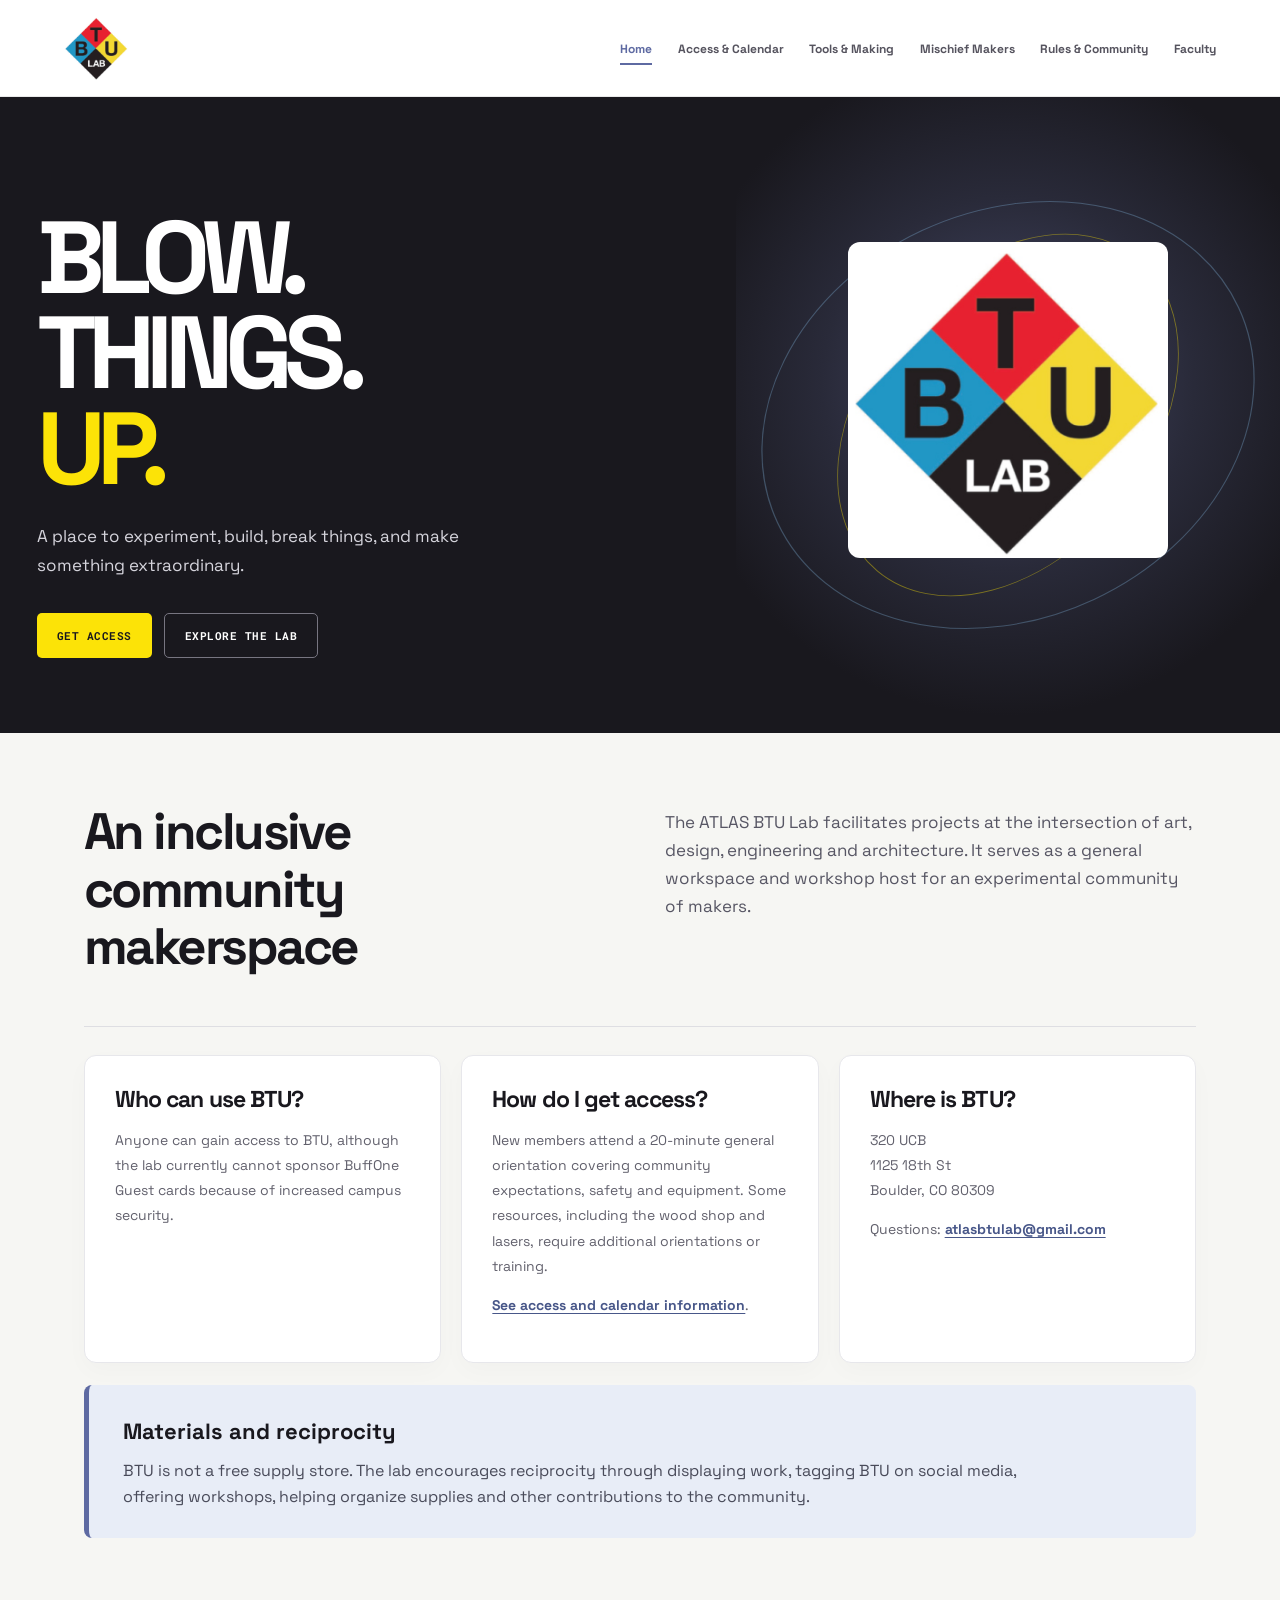
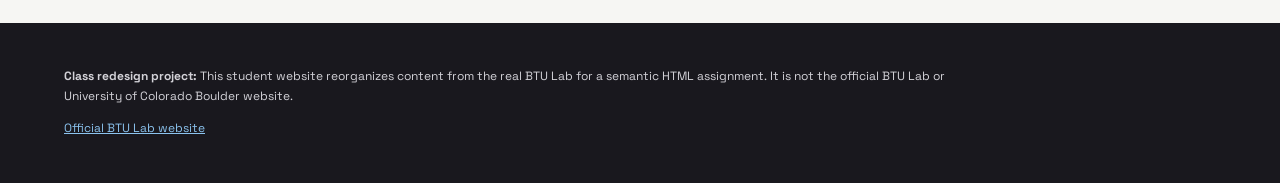
<file: index.html>
<!doctype html>
<html lang="en">
<head>
    <meta charset="utf-8"><meta name="viewport" content="width=device-width, initial-scale=1"><meta name="description" content="Student redesign of the ATLAS BTU Lab website">
    <title>Home | BTU Lab Redesign</title>
    <link rel="preconnect" href="https://fonts.googleapis.com">
    <link rel="preconnect" href="https://fonts.gstatic.com" crossorigin>
    <link href="https://fonts.googleapis.com/css2?family=Space+Grotesk:wght@400;500;600;700&family=Roboto+Mono:wght@400;500&display=swap" rel="stylesheet">
    <link rel="stylesheet" href="index.css">
</head>

<body>
    <header>
       <a class="brand" href="index.html">
    <img src="images/btu-logo.jpg" alt="BTU Lab home">
</a>
        <nav aria-label="Primary navigation">
            <ul>
                <li><a href="index.html" aria-current="page">Home</a></li>
                <li><a href="access.html">Access & Calendar</a></li>
                <li><a href="making.html">Tools & Making</a></li>
                <li><a href="people.html">Mischief Makers</a></li>
                <li><a href="community.html">Rules & Community</a></li>
                <li><a href="faculty.html">Faculty</a></li>
            
            </ul>
        </nav>
    </header>

<main>
    <div class="hero">
      <div class="hero-content">
    <h1>BLOW.<br>THINGS.<br><em>UP.</em></h1>
        <p class="hero-description">A place to experiment, build, break things, and make something extraordinary.</p>
        <div class="hero-actions"><a class="btn btn-primary" href="access.html">GET ACCESS</a><a class="btn btn-outline" href="making.html">EXPLORE THE LAB</a></div>
      </div>
      <div class="hero-art">
    <div class="orbit orbit-one" aria-hidden="true"></div>
    <div class="orbit orbit-two" aria-hidden="true"></div>

    <a class="hero-logo" href="index.html">
        <img src="images/btu-logo.jpg" alt="BTU Lab home">
    </a>

</div>
    </div>
    <div class="content-wrap">

    <section class="intro-section" aria-labelledby="intro">
        <h2 id="intro">An inclusive community makerspace</h2>
        <p>The ATLAS BTU Lab facilitates projects at the intersection of 
        art, design, engineering and architecture. It serves as a general
        workspace and workshop host for an experimental community of makers.
        </p>
    </section>

    <div class="info-grid">
    <section class="info-card" aria-labelledby="who">
        <h2 id="who">Who can use BTU?</h2>
        <p>Anyone can gain 
        access to BTU, although the lab currently cannot sponsor BuffOne Guest cards 
        because of increased campus security.
        </p>
    </section>

    <section class="info-card" aria-labelledby="how">
        <h2 id="how">How do I get access?</h2>
        <p>
            New members attend a 20-minute general orientation covering community expectations, 
            safety and equipment. Some resources, including the wood shop and lasers, require additional 
            orientations or training.</p>
        <p>
            <a href="access.html">See access and calendar information</a>.
        </p>
    </section>

    <section class="info-card" aria-labelledby="where">
        <h2 id="where">Where is BTU?</h2>
        <address>320 UCB<br>1125 18th St<br>Boulder, CO 80309</address>
        <p>Questions: <a href="mailto:atlasbtulab@gmail.com">atlasbtulab@gmail.com</a>
        </p>
    </section>

    </div>
    <aside class="materials-card" aria-labelledby="materials">
        <h2 id="materials">Materials and reciprocity</h2>
        <p>BTU is not a free supply store. The lab encourages reciprocity through displaying 
        work, tagging BTU on social media, offering workshops, helping organize supplies 
        and other contributions to the community.
        </p>
    </aside>
</div>
</main>

    <footer>
        <p><strong>Class redesign project:</strong> This student website reorganizes 
        content from the real BTU Lab for a semantic HTML assignment. It is not the 
        official BTU Lab or University of Colorado Boulder website.
        </p>
        <p><a href="https://sites.google.com/view/btu-lab/home">Official BTU Lab website</a></p>
    </footer>
</body>
</html>
</file>
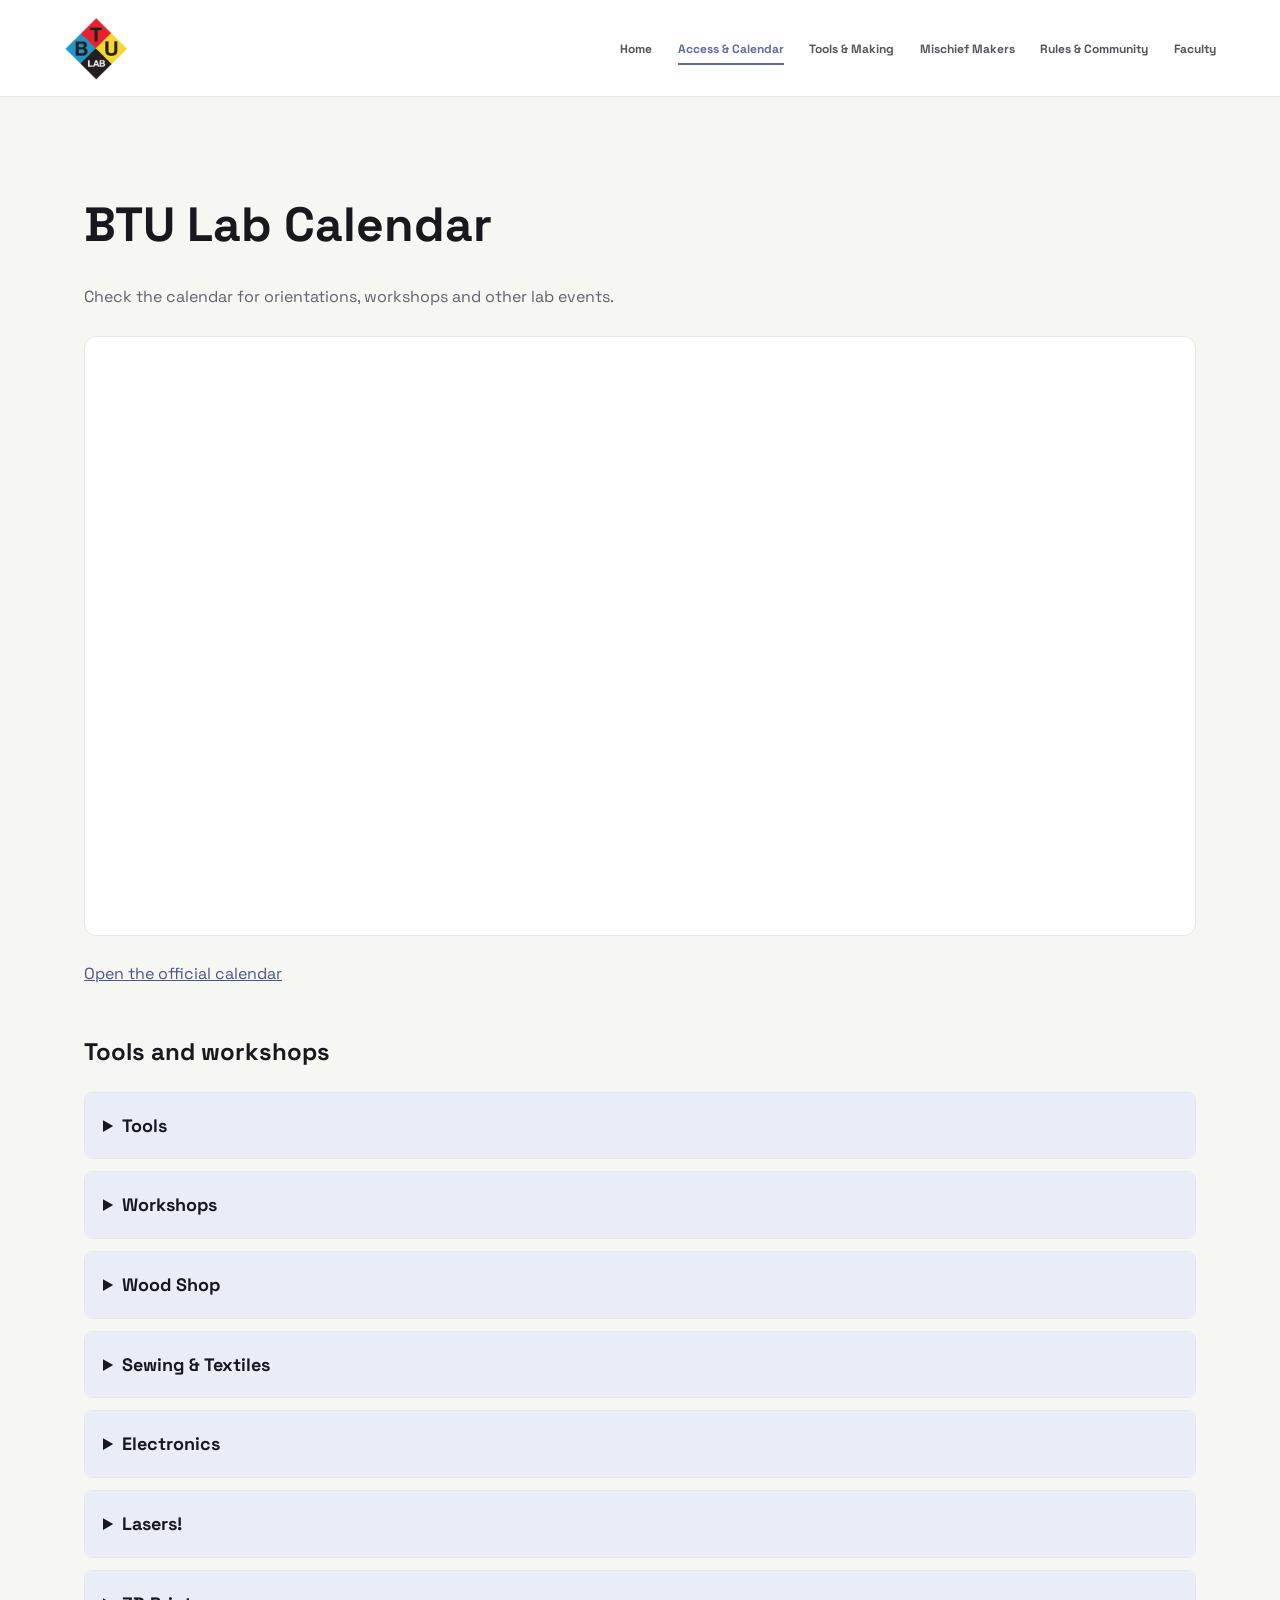
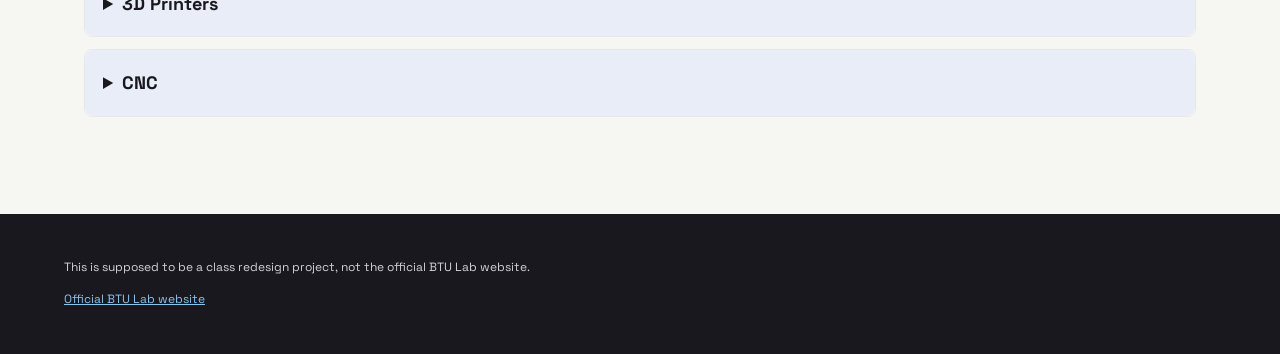
<file: access.html>
<!doctype html>
<html lang="en">
<head>
    <meta charset="utf-8">
    <meta name="viewport" content="width=device-width, initial-scale=1">
    <title>Calendar | BTU Lab Redesign</title>
    <link href="https://fonts.googleapis.com/css2?family=Space+Grotesk:wght@400;500;600;700&amp;family=Roboto+Mono:wght@400;500&amp;display=swap" rel="stylesheet">
<link rel="stylesheet" href="index.css">
<link rel="stylesheet" href="access.css">
</head>
<body>
    <header>
    <a class="brand" href="index.html">
    <img src="images/btu-logo.jpg" alt="BTU Lab home">
</a>
    <nav aria-label="Primary navigation">
        <ul>
            <li><a href="index.html">Home</a></li>
            <li><a href="access.html" aria-current="page">Access &amp; Calendar</a></li>
            <li><a href="making.html">Tools &amp; Making</a></li>
            <li><a href="people.html">Mischief Makers</a></li>
            <li><a href="community.html">Rules &amp; Community</a></li>
            <li><a href="faculty.html">Faculty</a></li>
        </ul>
    </nav>
</header>

   <main class="content-wrap">
        <h1 id="calendar">BTU Lab Calendar</h1>
        <p>Check the calendar for orientations, workshops and other lab events.</p>

        <iframe src="https://www.google.com/calendar/embed?mode=month&amp;showCalendars=1&amp;showPrint=0&amp;src=01c19e46b7d1df63b8c2bf86c13e9e8d4dd48407953069b76258fa20a9f6e946%40group.calendar.google.com&amp;src=1d4bdcc88938abd2d291838c548916abba1d14f79ad53e49a62b76c16d0ce4fc%40group.calendar.google.com&amp;src=917af08c35085b7a6203c14ddcfb9a84b26f31030114e022d423518e82d442e3%40group.calendar.google.com&amp;src=atlasbtulab%40gmail.com&amp;ctz=America%2FDenver"
            title="BTU Lab Calendar" width="800" height="600"></iframe>

        <p><a href="https://sites.google.com/view/btu-lab/btu-lab-calendar">Open the official calendar</a></p>
        <section class="lab-sections">
    <h2>Tools and workshops</h2>
    

    <details>
    <summary>Tools</summary>
    <div class="details-content">
        <p>General Tools equipment and materials are labeled GREEN.</p>

        <p>Power tools, mostly used in the Wood Shop, are more like... GREEEEN!</p>

        <img src="images/tools.jpg"
            alt="BTU Lab general tools">

        <h3>The Tools and the talent...</h3>

        <p>BTU Lab keeps lots of general tools on hand for all your inventing needs.</p>

        <p>We can accommodate dozens of people at once and are working on
            <em>increasing project storage space</em>. Yay!</p>

        <p>Materials: <strong>BTU LAB IS NOT A FREE SUPPLY STORE</strong>.
            But there are many ways to barter, including displaying your work in BTU,
            tagging us in social media, offering workshops, volunteering to organize
            supplies, and more. If you need something, we ask that you give something
            in return.</p>

        <h3>General Equipment</h3>

        <ul>
            <li>Knives (yes!)</li>
            <li>Cutting Mats</li>
            <li>Scissors (not for fabric)</li>
            <li>Measuring Tools</li>
            <li>Various Glues*</li>
            <li>Various Screwdrivers</li>
            <li>Zip Ties*</li>
            <li>Plywoods* (laser safe)</li>
            <li>Hot Glue Guns*</li>
            <li>Various Tapes*</li>
            <li>Dremel Tools</li>
            <li>Drills / Drivers</li>
            <li>Various Papers</li>
            <li>2D Craft Supplies</li>
            <li>3D Craft Supplies</li>
            <li>Plastics* (laser safe)</li>
            <li>Various Fasteners</li>
            <li>Sandpaper*</li>
            <li>Sanding Tools</li>
            <li>Saws</li>
            <li>Files</li>
            <li>Chisels</li>
            <li>Various Fabrics</li>
            <li>... and MORE!</li>
        </ul>
    </div>
</details>

    <details>
    <summary>Workshops</summary>
    <div class="details-content">
        <img src="images/workshops.jpg"
            alt="BTU Lab workshops">

        <h3>Show us. <em>And</em> tell us.</h3>

        <p><strong>BTU Lab hosts all kinds of workshops!</strong>
            Whether you're a student, instructor, local artist, or too cool for
            labels, come share your skills in two easy steps:</p>

        <ol>
            <li><strong>Fill out this basic</strong>
                <a href="https://forms.gle/K9S3Q4vf3QkTQr1D7"><strong>Proposal Form</strong></a>.</li>

            <li><strong>Email us at</strong>
                "<a href="mailto:atlasbtulab@gmail.com">atlasbtulab@gmail.com</a>"
                to let us know you did.</li>
        </ol>

        <p><strong>That's it!</strong> We will get back to you with confirmation
            as soon as possible.</p>
    </div>
</details>
    <details>
    <summary>Wood Shop</summary>
    <div class="details-content">
        <p>The WOOD SHOP entrance is marked PINK. Inside, tools have their own
            color-coding system. You'll figure it out.</p>

        <p>Access to certain machines is facilitated by BTU “Mischief Makers".
            Anyone can become a "Mischief Maker" on any machine.</p>

        <p><strong>*WOOD SHOP access</strong> is separate from general BTU access
            and REQUIRES AN ORIENTATION.*</p>

        <p>**<strong>FOR YOUR SAFETY</strong>, major equipment including table saw,
            band saw, belt sander, chop saw, and drill press are powered off between
            the hours of 10pm and 6am, daily.</p>

        <img src="images/wood-shop.jpg"
            alt="BTU Lab wood shop">

        <h3>Wood Shop Orientations</h3>

        <p><strong>REGISTRATION IS REQUIRED!</strong></p>

        <p><strong>LINK ON THE <a href="#calendar">CALENDAR</a>.</strong></p>

        <p>The Wood Shop Orientation schedule can be found on the
            <a href="#calendar">BTU Lab Calendar.</a></p>

        <p>Orientations are run by the BTU Mischief Maker(s) listed on the BTU
            <a href="people.html">Mischief Maker page</a>.</p>

        <h3>WOOD SHOP EQUIPMENT</h3>

        <ul>
            <li>Table Saw**</li>
            <li>Band Saw**</li>
            <li>Drill Press**</li>
            <li>Chop Saw**</li>
            <li>Belt Sander**</li>
            <li>Random Orbit Sander</li>
            <li>Palm Router</li>
            <li>Drills / Drivers</li>
            <li>Hand Saws</li>
            <li>Files</li>
            <li>Measuring Tools</li>
            <li>Other hand tools</li>
            <li>Oh, and so, so much more my friends!</li>
        </ul>

        <h3>BTU Wood Shop Policies.</h3>

        <p>**<strong>FOR YOUR SAFETY</strong>, major equipment including table saw,
            band saw, belt sander, chop saw, and drill press are powered off between
            the hours of 10pm and 6am, daily. Tampering with timers is considered a
            serious safety violation.</p>

        <p>Violation of any wood shop policy will result in loss of access to BTU Lab
            and the wood shop until both orientations are repeated.</p>

        <ul>
            <li>Use of the wood shop requires an orientation
                <strong>from BTU Lab staff</strong>.</li>
            <li>Following the orientation, you may use the wood shop under the
                following conditions:
                <ul>
                    <li>Observe all safety rules without exception.</li>
                    <li>Do not work alone when no one could hear you if you needed
                        assistance. Stay in earshot.</li>
                    <li>Do not operate any tool that you are unfamiliar with.
                        Get assistance.</li>
                    <li>Do not alter any machine in a permanent way.</li>
                    <li>Do not remove any tools from the wood shop or BTU Lab
                        without staff approval.</li>
                    <li>Do not attempt to repair a malfunctioning tool.</li>
                    <li>Report malfunctioning tools. It is okay when a tool breaks
                        under normal circumstances. A malfunctioning machine can
                        be dangerous if a problem isn't understood. We just want
                        to know what happened to prevent any possible harm.</li>
                    <li>BTU Staff reserve the right to revoke wood shop access for
                        any reason deemed necessary.</li>
                    <li>Deadlines, fatigue, and other lack of preparation do not
                        justify ignoring any wood shop policy.</li>
                </ul>
            </li>
            <li>Multiple violations of wood shop policy, by one or more individuals,
                will result in reduced access for everyone including locking out
                machines or the entire space when staff are not available.</li>
        </ul>

        <p>Materials: <strong>BTU LAB IS NOT A FREE SUPPLY STORE</strong>.
            But there are many ways to barter, including displaying your work in BTU,
            tagging us in social media, offering workshops, volunteering to organize
            supplies, and more. If you need something, we ask that you give something
            in return.</p>
    </div>
</details>

    <details>
    <summary>Sewing &amp; Textiles</summary>
    <div class="details-content">
        <p>SEWING AND TEXTILES equipment and materials are labeled YELLOW.</p>

        <img src="images/sewing-textiles.jpg"
            alt="BTU Lab sewing and textiles">

        <h3>Sew whaaat?!</h3>

        <p>Sewing and textiles equipment training happens
            <strong><em>as requested</em></strong> by staff and/or community members.
            It is also the subject of some workshops. See workshops on the
            <a href="#calendar">BTU Lab Calendar</a>.</p>

        <p>See the <a href="people.html">BTU Mischief Maker</a> page to contact one
            of our community experts for sewing tutorials.</p>

        <h3>SEWING &amp; TEXTILES EQUIPMENT</h3>

        <ul>
            <li>Multi-stitch Sewing Machines</li>
            <li>4-Thread Serger</li>
            <li>Industrial Sewing Machine</li>
            <li>Cutting Mats</li>
            <li>Fabric Scissors and Knives</li>
            <li>Pins &amp; Needles</li>
            <li>Iron &amp; Ironing Board</li>
            <li>Random Fabrics</li>
            <li>Oh yeah...and more.</li>
        </ul>

        <p>Materials: <strong>BTU LAB IS NOT A FREE SUPPLY STORE</strong>.
            But there are many ways to barter, including displaying your work in BTU,
            tagging us in social media, offering workshops, volunteering to organize
            supplies, and more. If you need something, we ask that you give something
            in return.</p>
    </div>
</details>

    <details>
    <summary>Electronics</summary>
    <div class="details-content">
        <p>Electronics equipment is labeled... teal? Cyan? Turquoise? Aqua?
            Oh, lort...THIS COLOR!</p>

        <img src="images/electronics.jpg"
            alt="BTU Lab electronics">

        <h3>With great power...</h3>

        <p>Electronics and coding training happens
            <strong><em>as requested</em></strong> by staff and/or community members.
            It is also the subject of some ATLAS classes and BTU workshops.
            See workshops on the <a href="#calendar">BTU Lab Calendar</a>.</p>

        <p>See the <a href="people.html">BTU Mischief Maker page</a> to contact one
            of our community experts to get you started.</p>

        <h3>ELECTRONICS EQUIPMENT &amp; SUPPLIES</h3>

        <ul>
            <li>Solder Irons &amp; Accessories</li>
            <li>Bench Top Power Supplies</li>
            <li>Soldering Rework Station</li>
            <li>Digital Oscilloscope</li>
            <li>Arduino / Raspberry Pi ecosystem</li>
            <li>Various Power Components (V=I*R stuff!)</li>
            <li>Various Input Components</li>
            <li>Various Output Components</li>
            <li>LilyPad</li>
            <li>Prototyping Supplies</li>
            <li>UhhhhANDMORE!</li>
        </ul>

        <p>Materials: <strong>BTU LAB IS NOT A FREE SUPPLY STORE</strong>.
            But there are many ways to barter, including displaying your work in BTU,
            tagging us in social media, offering workshops, volunteering to organize
            supplies, and more. If you need something, we ask that you give something
            in return.</p>
    </div>
</details>

    <details>
    <summary>Lasers!</summary>
    <div class="details-content">
        <p>Laser equipment and materials are labeled RED!!!</p>

        <p>FACULTY: Class assignments requiring laser cutting should be facilitated
            by LAs or TAs, or instructors.</p>

        <p>STUDENTS: Assistance with laser cutting for class assignments should be
            facilitated by class LAs or TAs <em>first, </em>then "Lazor Wizards",
            if available.</p>

        <p>EVERYBODY: *Laser cutter access is separate from general BTU access
            and REQUIRES AN ORIENTATION.*</p>

        <img src="images/lasers.jpg"
            alt="BTU Lab lasers">

        <h3>Laser Cutter Orientations</h3>

        <p>The Laser Cutter Orientation schedule can be found on the
            <a href="#calendar">BTU Lab Calendar.</a></p>

        <p>Anyone can gain access to operate the laser cutter using the process
            described below.</p>

        <p>Prior to that, schedule a time to complete your laser cutting job with
            one of the Lazor Wizards listed below, and on the
            <a href="people.html">BTU Mischief Makers</a> page.</p>

        <h3>LASER CUTTING EQUIPMENT &amp; MATERIALS</h3>

        <ul>
            <li>75 Watt CO2 Laser, 30" x 18" bed size
                <br>[762mm x 457mm]</li>
            <li>75 Watt CO2 Laser, 40" x 28" bed size
                <br>[1016mm x 711mm]</li>
            <li>Various Plywood</li>
            <li>Various Plastics</li>
            <li>Various Cardboard / Papers</li>
            <li>Various Fabrics</li>
        </ul>

        <h3>TO GAIN FULL INDEPENDENT ACCESS TO LASER CUTTERS:</h3>

        <ol>
            <li>Complete the laser cutter orientation.
                Calendar <a href="#calendar">HERE</a>.</li>
            <li>Class assignments, where you need assistance, are facilitated by
                LAs, TAs, and instructors first, then "Lazor Wizards", if available.
                (See below).</li>
            <li>As long as you need assistance, schedule laser appointments with a
                BTU Lazor Wizard listed below and on the
                <a href="people.html">BTU Mischief Makers</a> page.</li>
            <li>Lazor Wizards provide "guided access". We will help you as much,
                or as little as needed.</li>
            <li>When you demonstrate independent and proper use of the laser cutter,
                you will have full access.</li>
            <li>Block 1-hour times on the whiteboard next to each laser.
                (Not during scheduled orientations.)</li>
        </ol>

        <img src="images/lazor-wizards.png"
            alt="BTU Lazor Wizards">

        <h3>BTU Lazor Wizards</h3>

        <p><strong>Email all Lazor Wizards:</strong></p>

        <p><strong>Subject must say:</strong> "Lazor Wizards"</p>

        <p><strong>Copy/Paste these addresses:</strong></p>

        <p>[
            <a href="mailto:geba2669@colorado.edu">geba2669@colorado.edu</a>,
            <a href="mailto:zaja9653@colorado.edu">zaja9653@colorado.edu</a>,
            <a href="mailto:xin.wen@colorado.edu">xin.wen@colorado.edu</a>,
            <a href="mailto:sena.ucuk@colorado.edu">sena.ucuk@colorado.edu</a>,
            ellyse.jensen@colorado.edu
            ]</p>

        <p>Materials: <strong>BTU LAB IS NOT A FREE SUPPLY STORE</strong>.
            But there are many ways to barter, including displaying your work in BTU,
            tagging us in social media, offering workshops, volunteering to organize
            supplies, and more. If you need something, we ask that you give something
            in return.</p>
    </div>
</details>
   <details>
    <summary>3D Printers</summary>
    <div class="details-content">
        <p>3D Printing equipment and materials are labeled PURPLE.</p>

        <p>FACULTY: Class assignments requiring 3D printing should be coordinated
            by LAs, TAs, or instructors. (Questions: "zack.weaver@colorado.edu")</p>

        <p>STUDENTS: Assistance with 3D Printing for class assignments should be
            coordinated with class LAs or TAs <em>first, </em>then
            "BTU Mischief Makers", if available.</p>

        <p>EVERYBODY: 3D printing hardware/software update frequently!
            Make sure you stay up to date, too.</p>

        <img src="images/3d-printers.jpg"
            alt="BTU Lab 3D printers">

        <h3>The Revolution will be printed...</h3>

        <p>3D Printers located in the main space are for
            <strong><em>intended use only!</em></strong>
            Additional 3D printers are available for experimentation. Contact a
            <a href="people.html">Mischief Maker</a> to set it up. We got you!</p>

        <p>3D Printing requires an orientation
            <a href="#calendar">BTU Lab Calendar</a>.</p>

        <p>Jobs are run on a first-come-first-served basis***.</p>

        <p>! PRUSA SLICER software is provided and required !</p>

        <h3>"Intended" Use of BTU Lab 3D Printers</h3>

        <ul>
            <li>Do not alter any part of the machine.</li>
            <li>BTU uses PLA material, only. <em>UNLESS</em> other materials are
                <em>agreed upon with BTU staff</em>.</li>
            <li>Do not train yourself on the use of the machine. There's more to it
                than YouTube thinks... We're here to help you learn, hands on.</li>
            <li>Do not use third-party slicing software.
                Use Prusa Slicer, as specified for each machine.</li>
            <li>***We are updating our file management system to streamline your work.
                <strong><em>For now</em></strong>, please work directly with BTU staff
                to get your parts going.***</li>
        </ul>

        <h3>3D PRINTING EQUIPMENT AND MATERIALS</h3>

        <ul>
            <li>Prusa Mk4 FDM printer (x3)</li>
            <li>Prusa Mk4S FDM printer (x2)</li>
            <li>Prusa Mini FDM printer (x2)</li>
            <li>Prusa Mk4S MMU3 FDM printer (multicolor!)</li>
            <li>Filament storage shelf (located in laser room)</li>
            <li>1.75mm PLA filament (black, and random colors)</li>
            <li><strong><em>Additional materials allowed only with staff approval.</em></strong></li>
        </ul>

        <p>Materials: <strong>BTU LAB IS NOT A FREE SUPPLY STORE</strong>.
            But there are many ways to barter, including displaying your work in BTU,
            tagging us in social media, offering workshops, volunteering to organize
            supplies, and more. If you need something, we ask that you give something
            in return.</p>
    </div>
</details>

   <details>
    <summary>CNC</summary>
    <div class="details-content">
        <h3>WE GOT ONE!</h3>

        <p>CNC equipment and materials are labeled BLUE.</p>

        <p>FACULTY: Class assignments requiring Shaper CNC should be coordinated
            by LAs, TAs, or instructors. (Questions: "zack.weaver@colorado.edu")</p>

        <p>STUDENTS: Assistance with Shaper CNC for class assignments should be
            coordinated with class LAs or TAs <em>first, </em>then
            "BTU Mischief Makers", if available.</p>

        <p>EVERYBODY: A brief training is required before using the Shaper CNC.</p>

        <img src="images/cnc.jpg"
            alt="BTU Lab CNC">

        <h3>'Cause I'm C N C ...Dynamite!</h3>

        <p><strong><em>Thanks to generous support </em></strong>BTU purchased a
            Shaper Origin CNC router in 2026!</p>

        <p>Basic operation of the Shaper can be found here:
            <a href="https://www.youtube.com/watch?v=QxjE5WOAGi4">www.youtube.com/watch?v=QxjE5WOAGi4</a></p>

        <p>The Shaper is a precision (<em>expensive</em>) tool! Please contact</p>

        <p>Zack at
            <a href="mailto:zack.weaver@colorado.edu">zack.weaver@colorado.edu</a>
            to get started.</p>
    </div>
</details>
</section>
    </main>

    <footer>
        <p>This is supposed to be a class redesign project, not the official BTU Lab website.</p>
        <p><a href="https://sites.google.com/view/btu-lab/home">Official BTU Lab website</a></p>
    </footer>
</body>
</html>
</file>
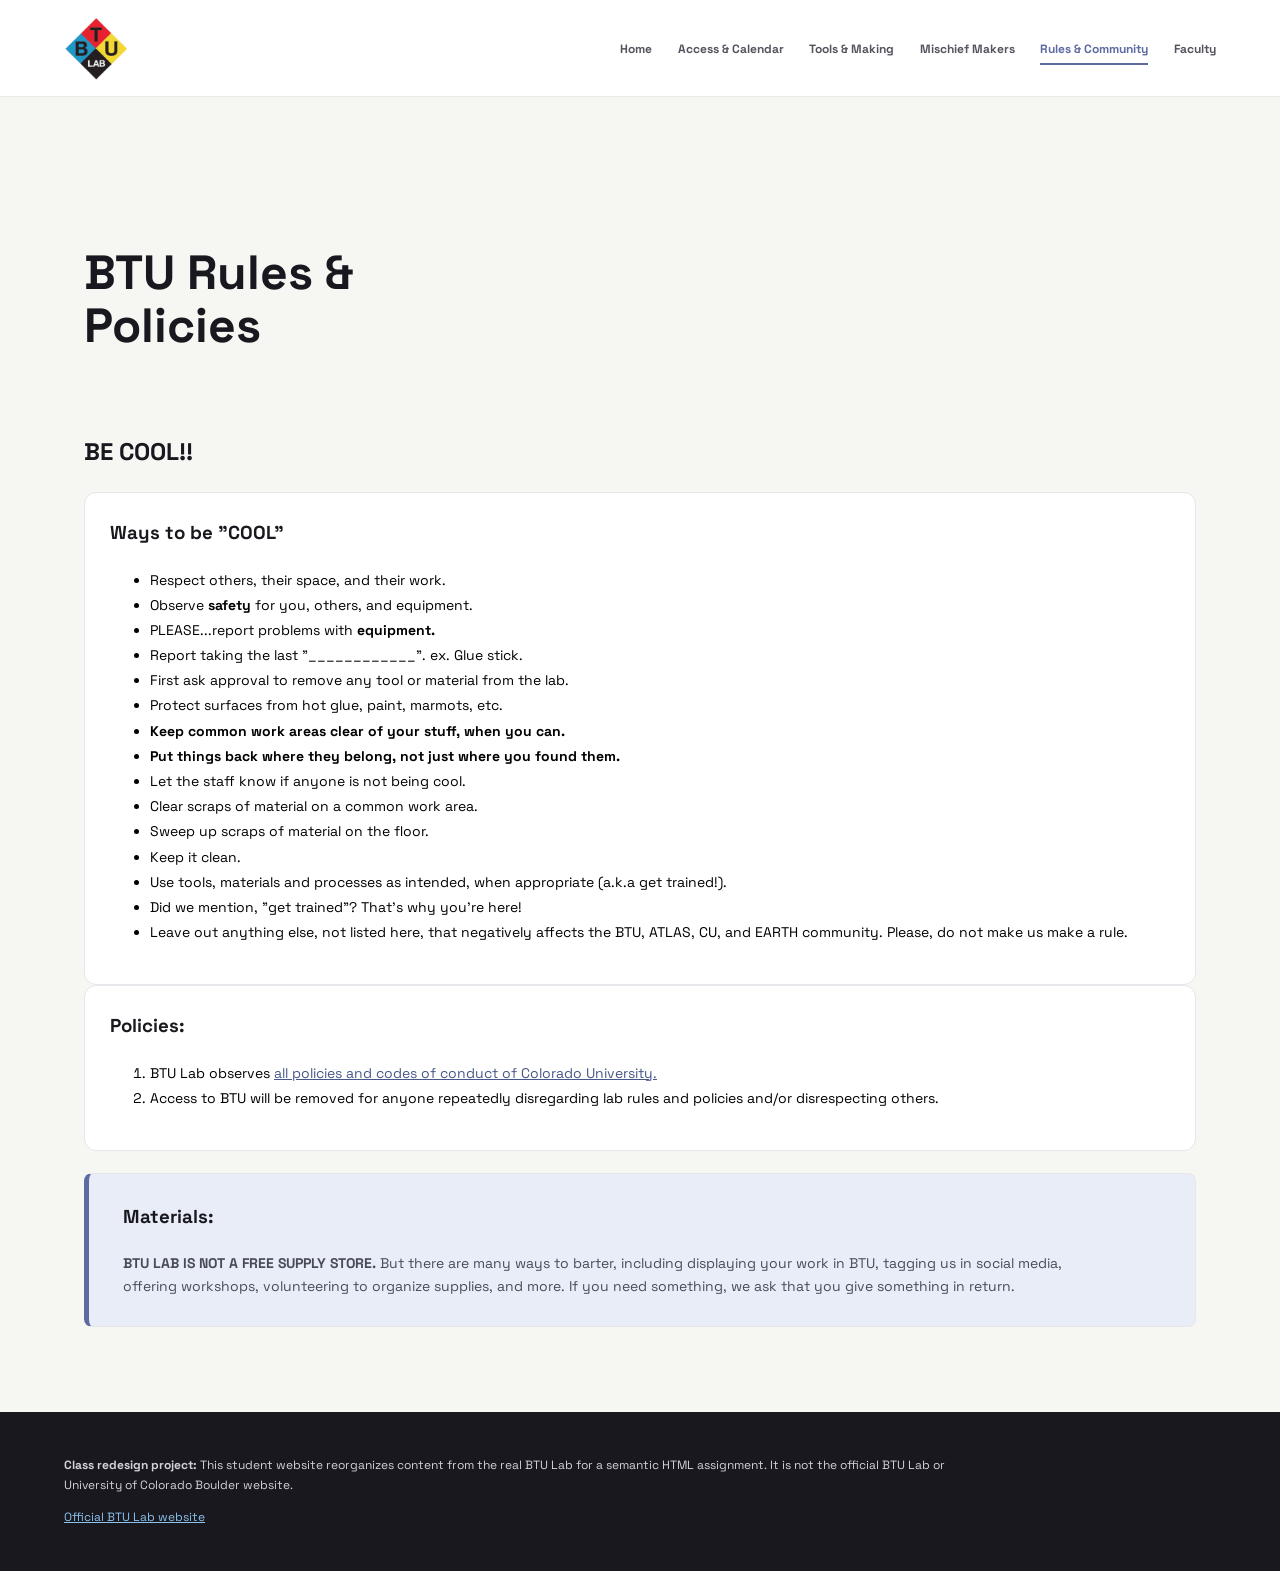
<file: community.html>
<!doctype html>
<html lang="en">
<head>
    <meta charset="utf-8"><meta name="viewport" content="width=device-width, initial-scale=1"><meta name="description" content="Student redesign of the ATLAS BTU Lab website">
    <title>Home | BTU Lab Redesign</title>
    <link rel="preconnect" href="https://fonts.googleapis.com">
    <link rel="preconnect" href="https://fonts.gstatic.com" crossorigin>
    <link href="https://fonts.googleapis.com/css2?family=Space+Grotesk:wght@400;500;600;700&family=Roboto+Mono:wght@400;500&display=swap" rel="stylesheet">
    <link rel="stylesheet" href="index.css">
    <link rel="stylesheet" href="community.css">
</head>
<body>
    <header>
        <a class="brand" href="index.html">
    <img src="images/btu-logo.jpg" alt="BTU Lab home">
</a>
        <nav aria-label="Primary navigation"><ul>
            <li><a href="index.html">Home</a></li>
            <li><a href="access.html">Access & Calendar</a></li>
            <li><a href="making.html">Tools & Making</a></li>
            <li><a href="people.html">Mischief Makers</a></li>
            <li><a href="community.html" aria-current="page">Rules & Community</a></li>
            <li><a href="faculty.html">Faculty</a></li>
        </ul></nav></header>

    <main class="content-wrap">
    <section>
        <h1>BTU Rules & Policies</h1>
        <h2>BE COOL!!</h2>
    </section>

    <article>
        <h3>Ways to be "COOL"</h3>
        <ul>
            <li>Respect others, their space, and their work.</li>
            <li>Observe <strong>safety</strong> for you, others, and equipment.</li>
            <li>PLEASE...report problems with <strong>equipment.</strong></li>
            <li>Report taking the last "____________". ex. Glue stick.</li>
            <li>First ask approval to remove any tool or material from the lab.</li>
            <li>Protect surfaces from hot glue, paint, marmots, etc.</li>
            <li><strong>Keep common work areas clear of your stuff, when you can.</strong></li>
            <li><strong>Put things back where they belong, not just where you found them.</strong></li>
            <li>Let the staff know if anyone is not being cool.</li>        
            <li>Clear scraps of material on a common work area.</li>
            <li>Sweep up scraps of material on the floor.</li>
            <li>Keep it clean.</li>
            <li>Use tools, materials and processes as intended, when appropriate (a.k.a get trained!).</li>
            <li>Did we mention, "get trained"? That's why you're here!</li>
            <li>Leave out anything else, not listed here, that negatively affects the BTU, ATLAS, CU, and EARTH community. Please, do not make us make a rule.</li>
        </ul>
    </article>

    <article>
        <h3>Policies:</h3>
        <ol>
            <li>BTU Lab observes <a href="https://www.cu.edu/ope/aps/2027">all policies and codes of conduct of Colorado University.</a> </li>
            <li>Access to BTU will be removed for anyone repeatedly disregarding lab rules and policies and/or disrespecting others.</li>
        </ol>
    </article>

    <article class="materials-card">
        <h3>Materials:</h3>
        <p><strong>BTU LAB IS NOT A FREE SUPPLY STORE.</strong> But there are many ways to barter, including displaying your work in BTU, tagging us in social media, offering workshops, volunteering to organize supplies, and more. If you need something, we ask that you give something in return.</p>
    </article>

</main>
    <footer>
         <p><strong>Class redesign project:</strong> This student website reorganizes 
        content from the real BTU Lab for a semantic HTML assignment. It is not the 
        official BTU Lab or University of Colorado Boulder website.
        </p>
        <p><a href="https://sites.google.com/view/btu-lab/home">Official BTU Lab website</a></p>
</body>
</html>
</file>
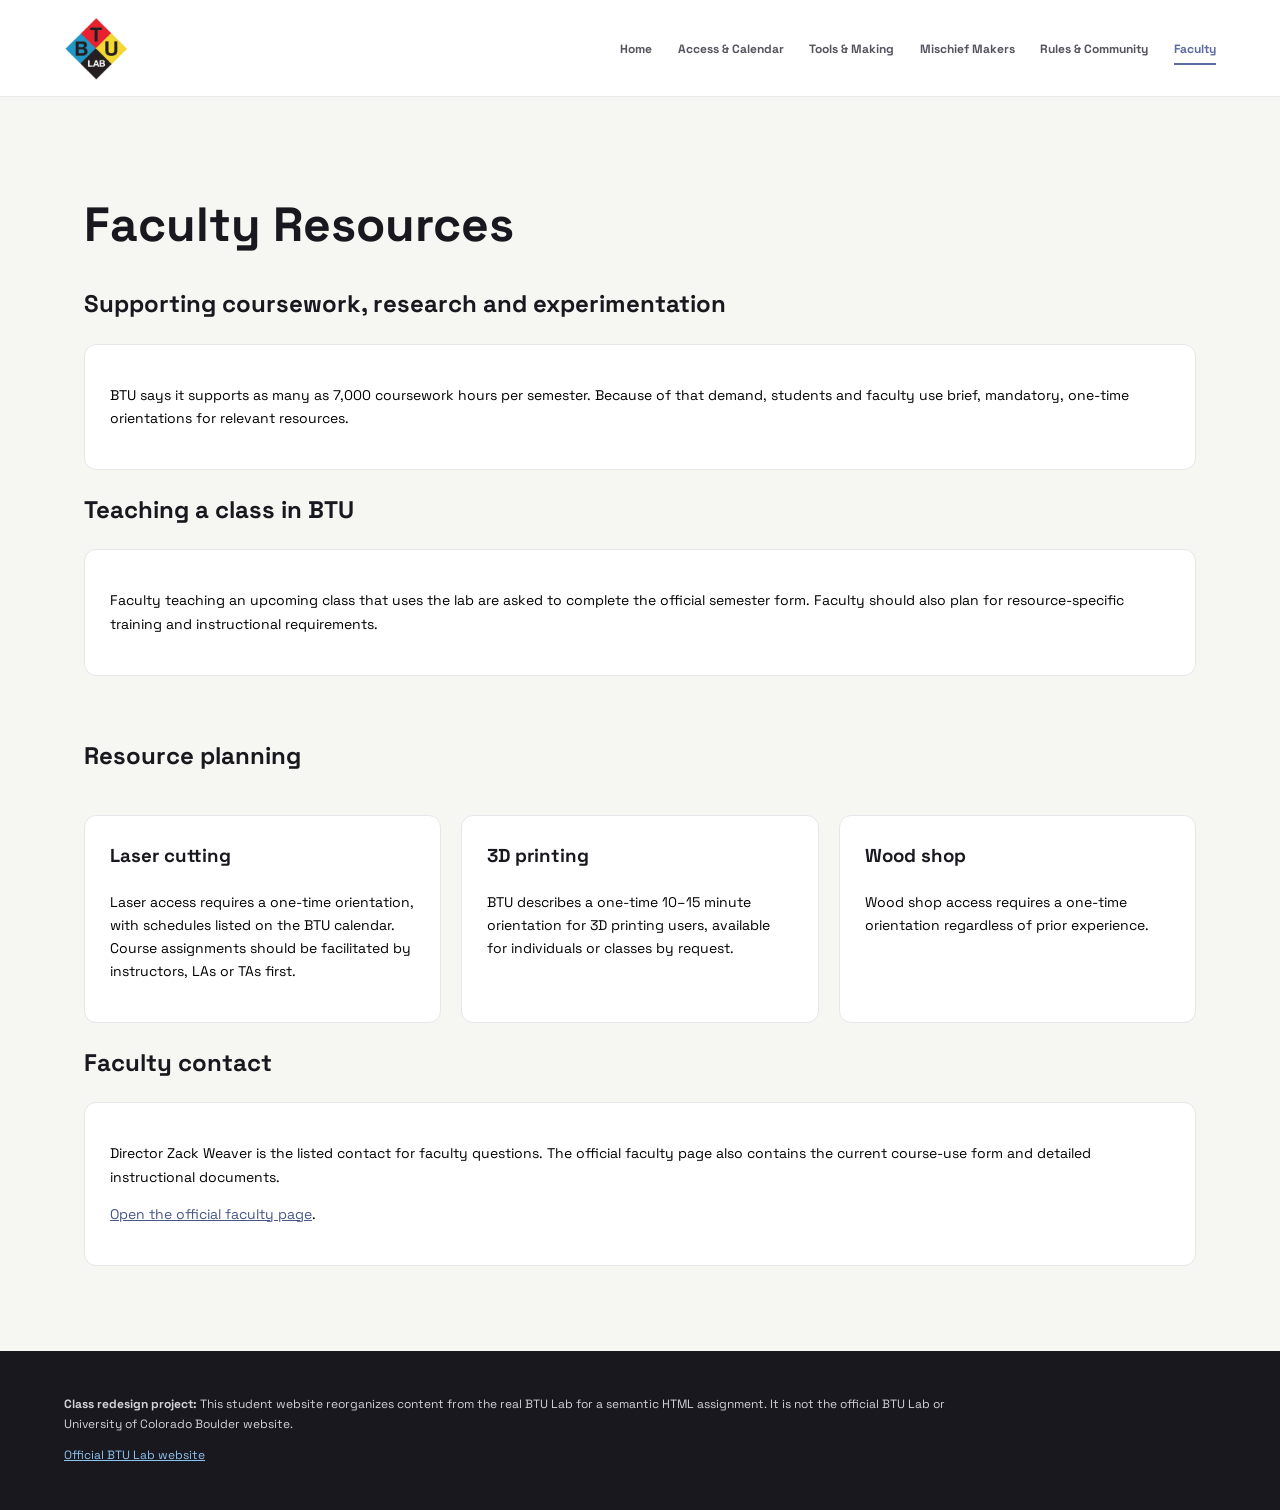
<file: faculty.html>
<!doctype html>
<html lang="en">
<head>
    <meta charset="utf-8"><meta name="viewport" content="width=device-width, initial-scale=1"><meta name="description" content="Student redesign of the ATLAS BTU Lab website">
    <title>Home | BTU Lab Redesign</title>
    <link rel="preconnect" href="https://fonts.googleapis.com">
    <link rel="preconnect" href="https://fonts.gstatic.com" crossorigin>
    <link href="https://fonts.googleapis.com/css2?family=Space+Grotesk:wght@400;500;600;700&family=Roboto+Mono:wght@400;500&display=swap" rel="stylesheet">
    <link rel="stylesheet" href="index.css">
    <link rel="stylesheet" href="community.css">
</head>

<body>
    <header>
        <a class="brand" href="index.html">
    <img src="images/btu-logo.jpg" alt="BTU Lab home">
</a>
        <nav aria-label="Primary navigation">
            <ul>
                <li><a href="index.html">Home</a></li>
                <li><a href="access.html">Access & Calendar</a></li>
                <li><a href="making.html">Tools & Making</a></li>
                <li><a href="people.html">Mischief Makers</a></li>
                <li><a href="community.html">Rules & Community</a></li>
                <li><a href="faculty.html" aria-current="page">Faculty</a></li>
            
            </ul>
        </nav>
    </header>
<main class="content-wrap">
    <h1>Faculty Resources</h1>
    <h2>Supporting coursework, research and experimentation</h2>
    <article>
        <p>BTU says it supports as many as 7,000 coursework hours per semester. 
            Because of that demand, students and faculty use brief, mandatory, 
            one-time orientations for relevant resources.</p>
    </article>
    <h2>Teaching a class in BTU</h2>
    <article>
        <p>Faculty teaching an upcoming class that uses the lab are asked to complete 
            the official semester form. Faculty should also plan for resource-specific 
            training and instructional requirements.</p>
    </article>

    <section>
        <h2>Resource planning</h2>
        
        <article>
            <h3>Laser cutting</h3>
            <p>Laser access requires a one-time orientation, with schedules listed on 
                the BTU calendar. Course assignments should be facilitated by 
                instructors, LAs or TAs first.</p>
        </article>
        
        <article>
            <h3>3D printing</h3>
            <p>BTU describes a one-time 10–15 minute orientation for 3D printing users, 
                available for individuals or classes by request.</p>
        </article>
        
        <article>
            <h3>Wood shop</h3>
            <p>Wood shop access requires a one-time orientation regardless of prior 
                experience.</p>
        </article>
    </section>

    <aside>
        <h2>Faculty contact</h2>
        <article>
            <p>Director Zack Weaver is the listed contact for faculty questions. The official 
                faculty page also contains the current course-use form and detailed 
                instructional documents.</p>
            <p><a href="https://sites.google.com/view/btu-lab/faculty">Open the official faculty page</a>.</p>
        </article>
    </aside>
</main>

<footer>
    <p><strong>Class redesign project:</strong> This student website reorganizes content 
        from the real BTU Lab for a semantic HTML assignment. It is not the official 
        BTU Lab or University of Colorado Boulder website.</p>
        <p><a href="https://sites.google.com/view/btu-lab/home">Official BTU Lab website</a></p>
    </footer>
</body>
</html>
</file>
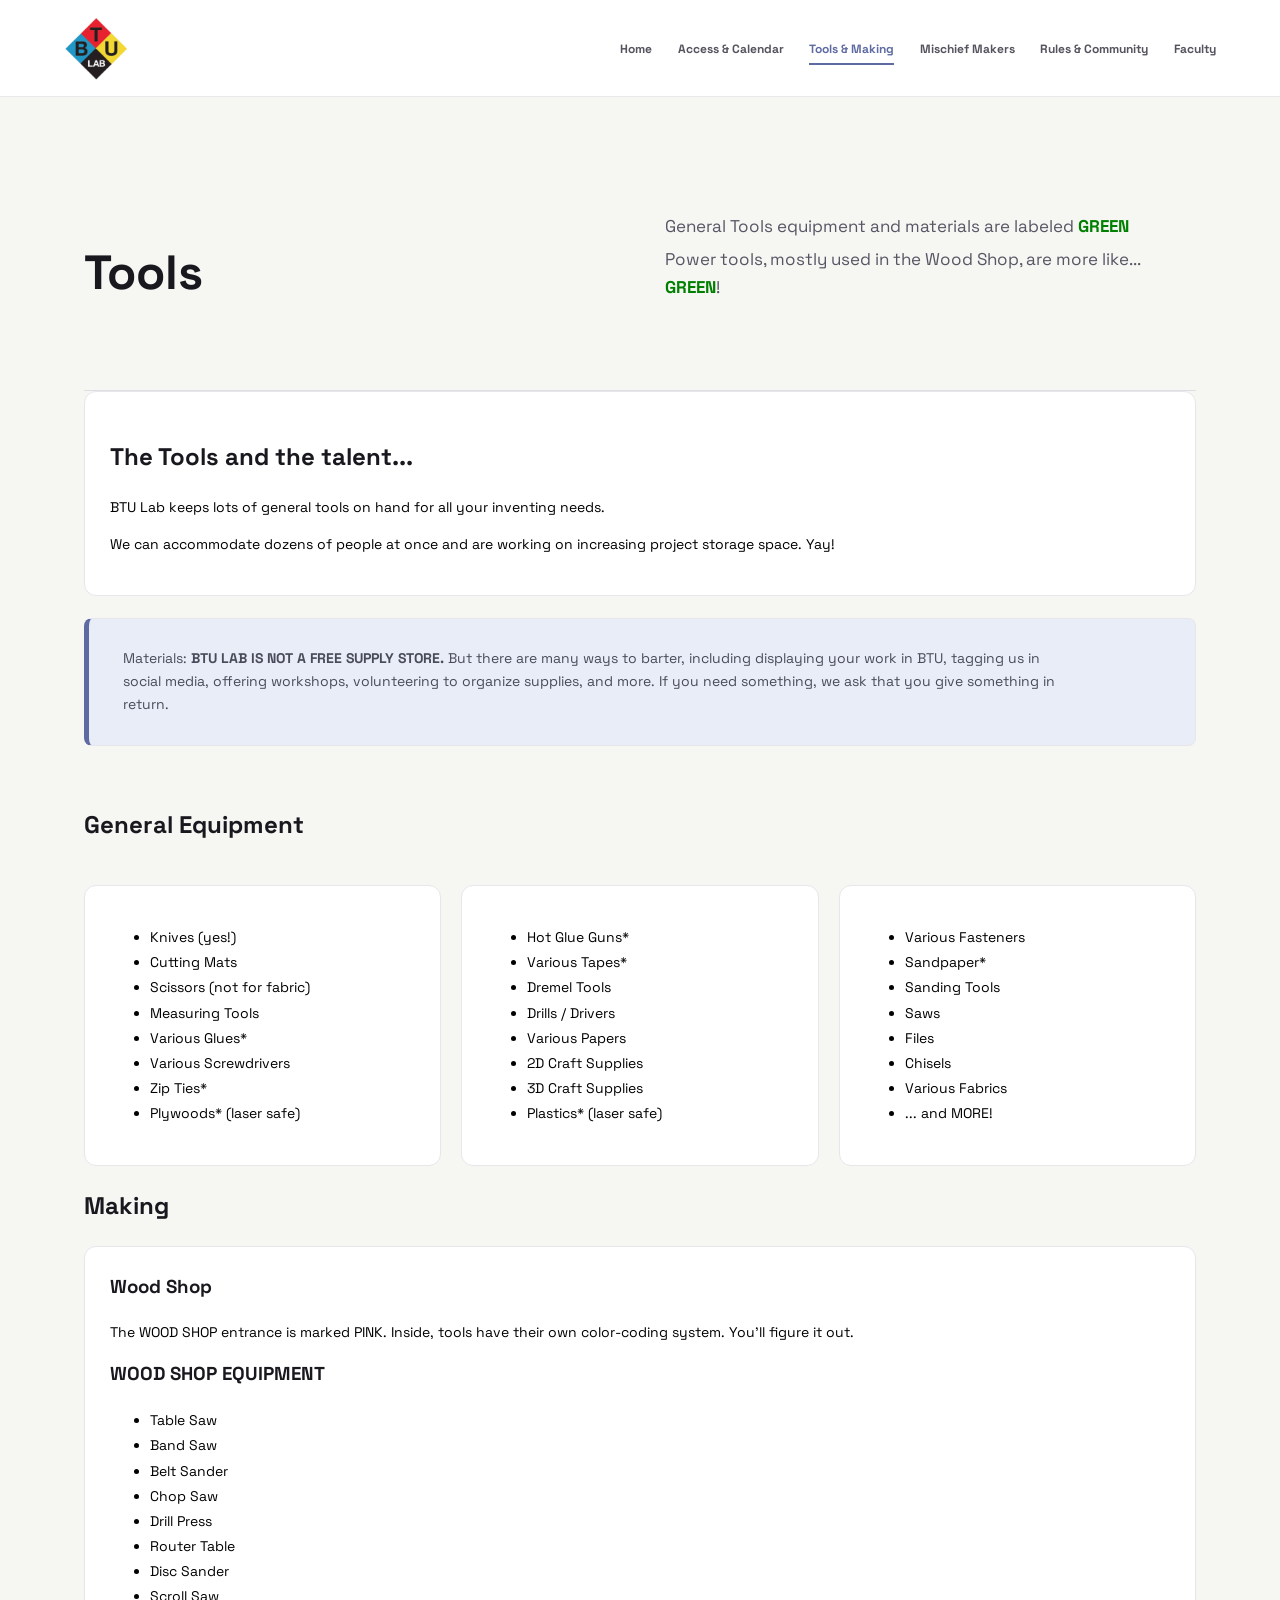
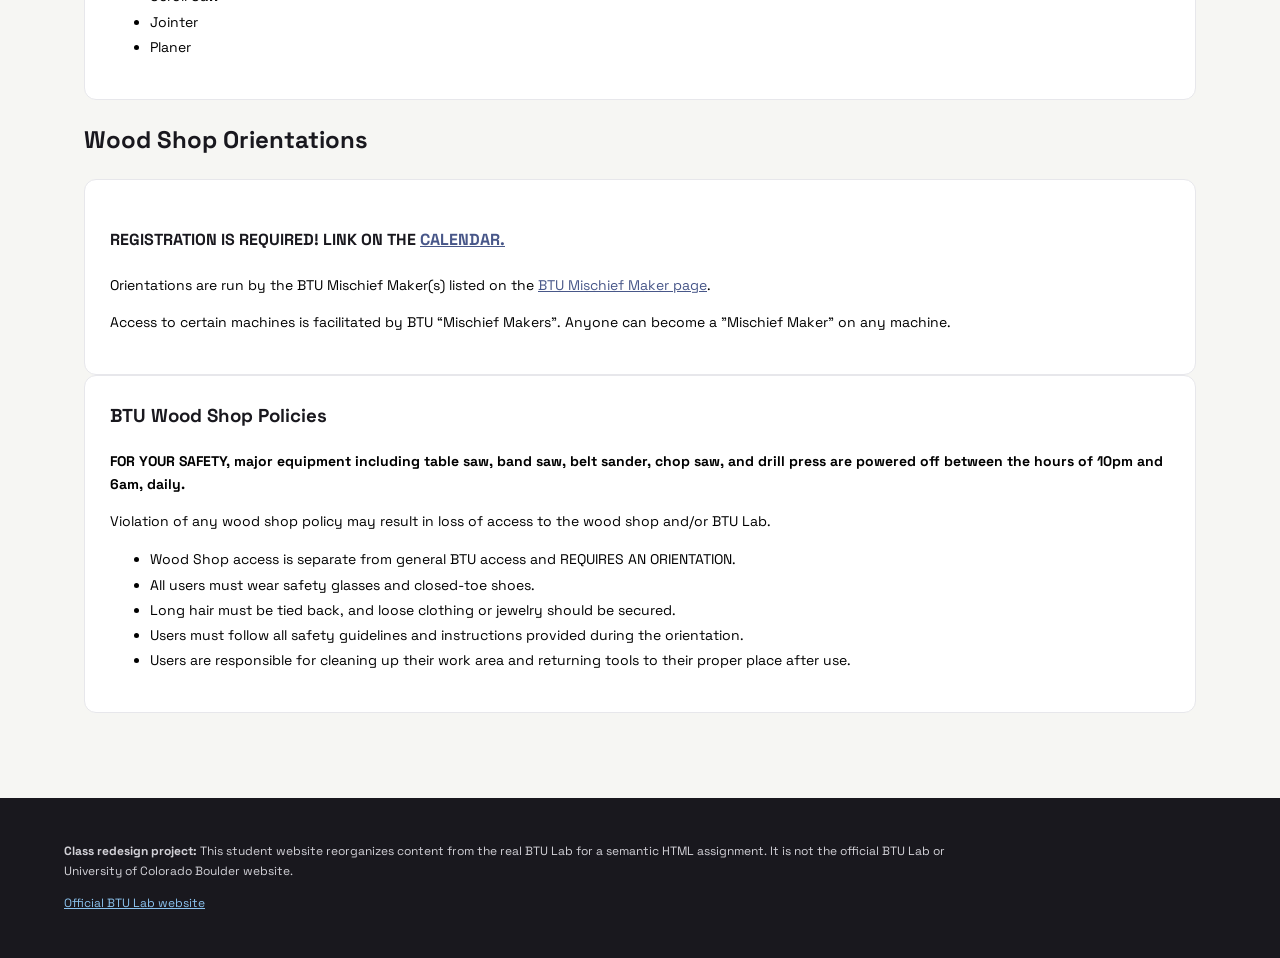
<file: making.html>
<!doctype html>
<html lang="en">
<head>
    <meta charset="utf-8"><meta name="viewport" content="width=device-width, initial-scale=1"><meta name="description" content="Student redesign of the ATLAS BTU Lab website">
    <title>Home | BTU Lab Redesign</title>
    <link rel="preconnect" href="https://fonts.googleapis.com">
    <link rel="preconnect" href="https://fonts.gstatic.com" crossorigin>
    <link href="https://fonts.googleapis.com/css2?family=Space+Grotesk:wght@400;500;600;700&family=Roboto+Mono:wght@400;500&display=swap" rel="stylesheet">
    <link rel="stylesheet" href="index.css">
    <link rel="stylesheet" href="community.css">
</head>
<style>
    .intro-section strong{
        color: green;
    }
</style>
<body>
    <header>
        <a class="brand" href="index.html">
    <img src="images/btu-logo.jpg" alt="BTU Lab home">
</a>
        <nav aria-label="Primary navigation"><ul>
            <li><a href="index.html">Home</a></li>
            <li><a href="access.html">Access & Calendar</a></li>
            <li><a href="making.html" aria-current="page">Tools & Making</a></li>
            <li><a href="people.html">Mischief Makers</a></li>
            <li><a href="community.html">Rules & Community</a></li>
            <li><a href="faculty.html">Faculty</a></li>
        </ul></nav></header>
    
    <main class="content-wrap">
        <section class="intro-section">
        <h1>Tools</h1>
        <div>
        <p>General Tools equipment and materials are labeled <strong>GREEN</strong></p>
        <p>Power tools, mostly used in the Wood Shop, are more like... <strong>GREEN</strong>!</p>
        </div>
        </section>

        <article>
            <h2>The Tools and the talent...</h2>
            <p>BTU Lab keeps lots of general tools on hand for all your inventing needs.</p>
            <p>We can accommodate dozens of people at once and are working on increasing project storage space. Yay!</p>
        </article>

        <article class="materials-card">
            <p>Materials: <strong>BTU LAB IS NOT A FREE SUPPLY STORE.</strong> But there are many ways to barter, including displaying your work in BTU, tagging us in social media, offering workshops, volunteering to organize supplies, and more. If you need something, we ask that you give something in return.</p>
        </article>

        <section>
            <h2>General Equipment</h2>
        <article>
            <ul>
                <li>Knives (yes!)</li>
                <li>Cutting Mats</li>
                <li>Scissors (not for fabric)</li>
                <li>Measuring Tools</li>
                <li>Various Glues*</li>
                <li>Various Screwdrivers</li>
                <li>Zip Ties*</li>
                <li>Plywoods* (laser safe)</li>
            </ul>
        </article>

        <article>
            <ul>
                <li>Hot Glue Guns*</li>
                <li>Various Tapes*</li>
                <li>Dremel Tools</li>
                <li>Drills / Drivers</li>
                <li>Various Papers</li>
                <li>2D Craft Supplies</li>
                <li>3D Craft Supplies</li>
                <li>Plastics* (laser safe)</li>
            </ul>
        </article>
        
        <article>
            <ul>
                <li>Various Fasteners</li>
                <li>Sandpaper*</li>
                <li>Sanding Tools</li>
                <li>Saws</li>
                <li>Files</li>
                <li>Chisels</li>
                <li>Various Fabrics</li>
                <li>... and MORE!</li>
            </ul>
        </article>
        </section>

            <h2>Making</h2>  
        
            <article>
                <h3>Wood Shop</h3>
                <p>The WOOD SHOP entrance is marked PINK. Inside, tools have their own color-coding system. You'll figure it out.</p>
                
                <h3>WOOD SHOP EQUIPMENT</h3>
                <ul>
                    <li>Table Saw</li>
                    <li>Band Saw</li>
                    <li>Belt Sander</li>
                    <li>Chop Saw</li>
                    <li>Drill Press</li>
                    <li>Router Table</li>
                    <li>Disc Sander</li>
                    <li>Scroll Saw</li>
                    <li>Jointer</li>
                    <li>Planer</li>
                </ul>
            </article>
            <h2>Wood Shop Orientations</h2>
            <article>
                <h4>REGISTRATION IS REQUIRED! LINK ON THE <a href="access.html">CALENDAR.</a></h4>
                <p>Orientations are run by the BTU Mischief Maker(s) listed on the <a href="mischief-makers.html">BTU Mischief Maker page</a>.</p>
                <p>Access to certain machines is facilitated by BTU “Mischief Makers". Anyone can become a "Mischief Maker" on any machine.</p>
            </article>

            <article>
                <h3>BTU Wood Shop Policies</h3>
                <p><strong>FOR YOUR SAFETY, major equipment including table saw, band saw, belt sander, chop saw, and drill press are powered off between the hours of 10pm and 6am, daily.</strong></p>
                <p>Violation of any wood shop policy may result in loss of access to the wood shop and/or BTU Lab.</p>
                <ul>
                    <li>Wood Shop access is separate from general BTU access and REQUIRES AN ORIENTATION.</li>
                    <li>All users must wear safety glasses and closed-toe shoes.</li>
                    <li>Long hair must be tied back, and loose clothing or jewelry should be secured.</li>
                    <li>Users must follow all safety guidelines and instructions provided during the orientation.</li>
                    <li>Users are responsible for cleaning up their work area and returning tools to their proper place after use.</li>
                </ul>
            </article>

    </main>

    <footer>
         <p><strong>Class redesign project:</strong> This student website reorganizes 
        content from the real BTU Lab for a semantic HTML assignment. It is not the 
        official BTU Lab or University of Colorado Boulder website.
        </p>
        <p><a href="https://sites.google.com/view/btu-lab/home">Official BTU Lab website</a></p>
    </footer>
</body>
</html>
</file>
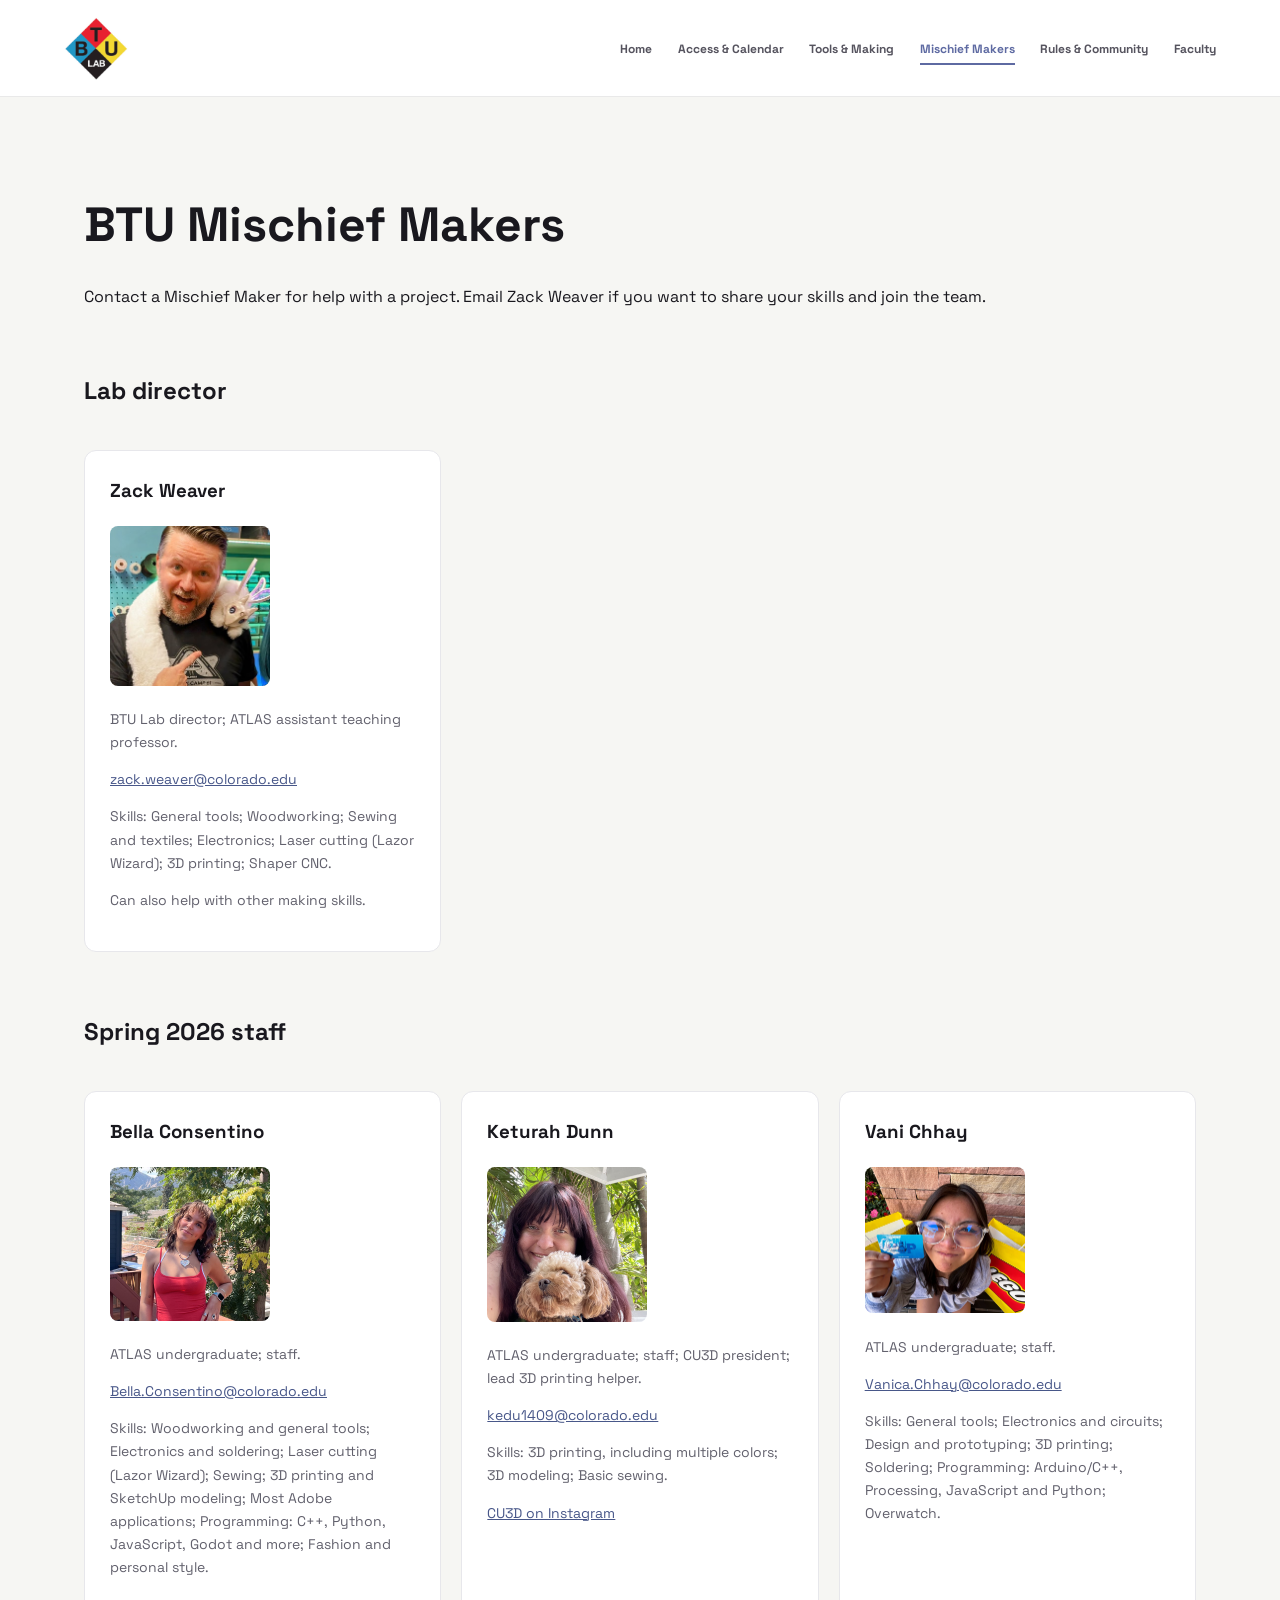
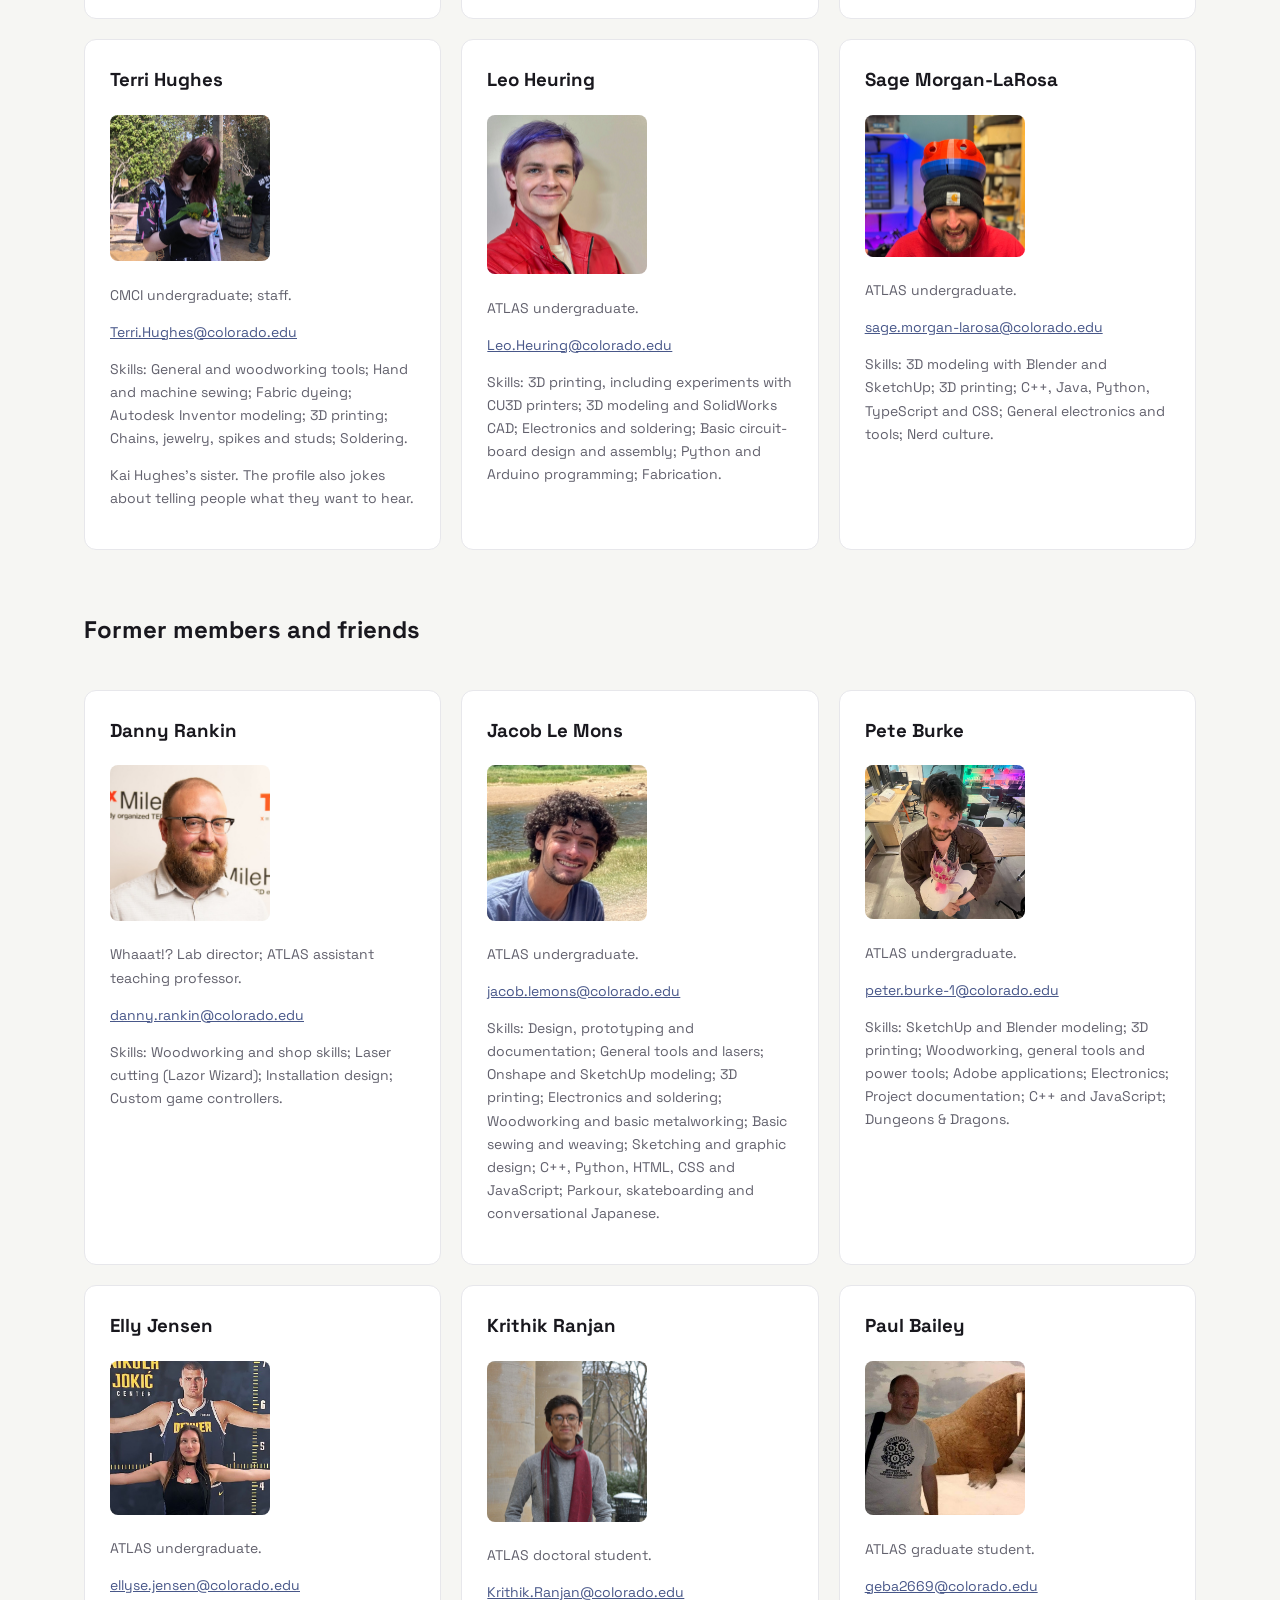
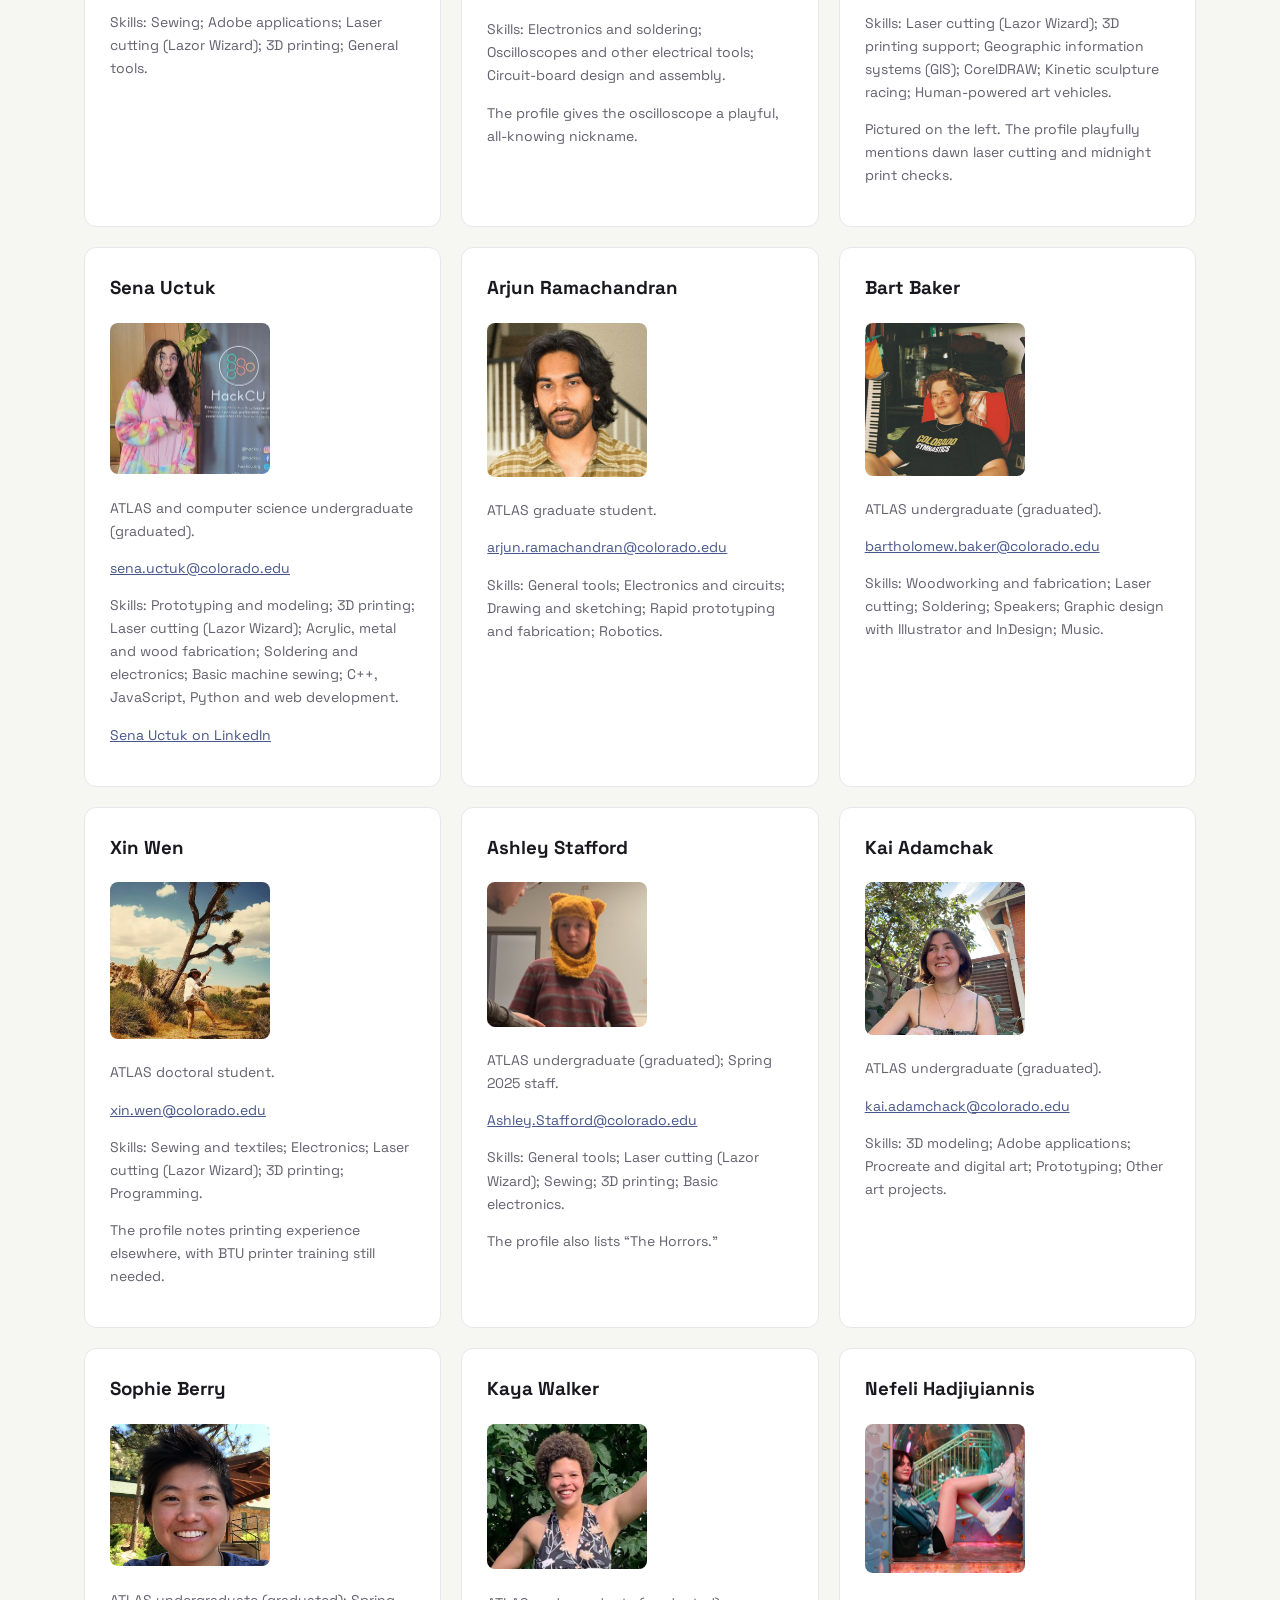
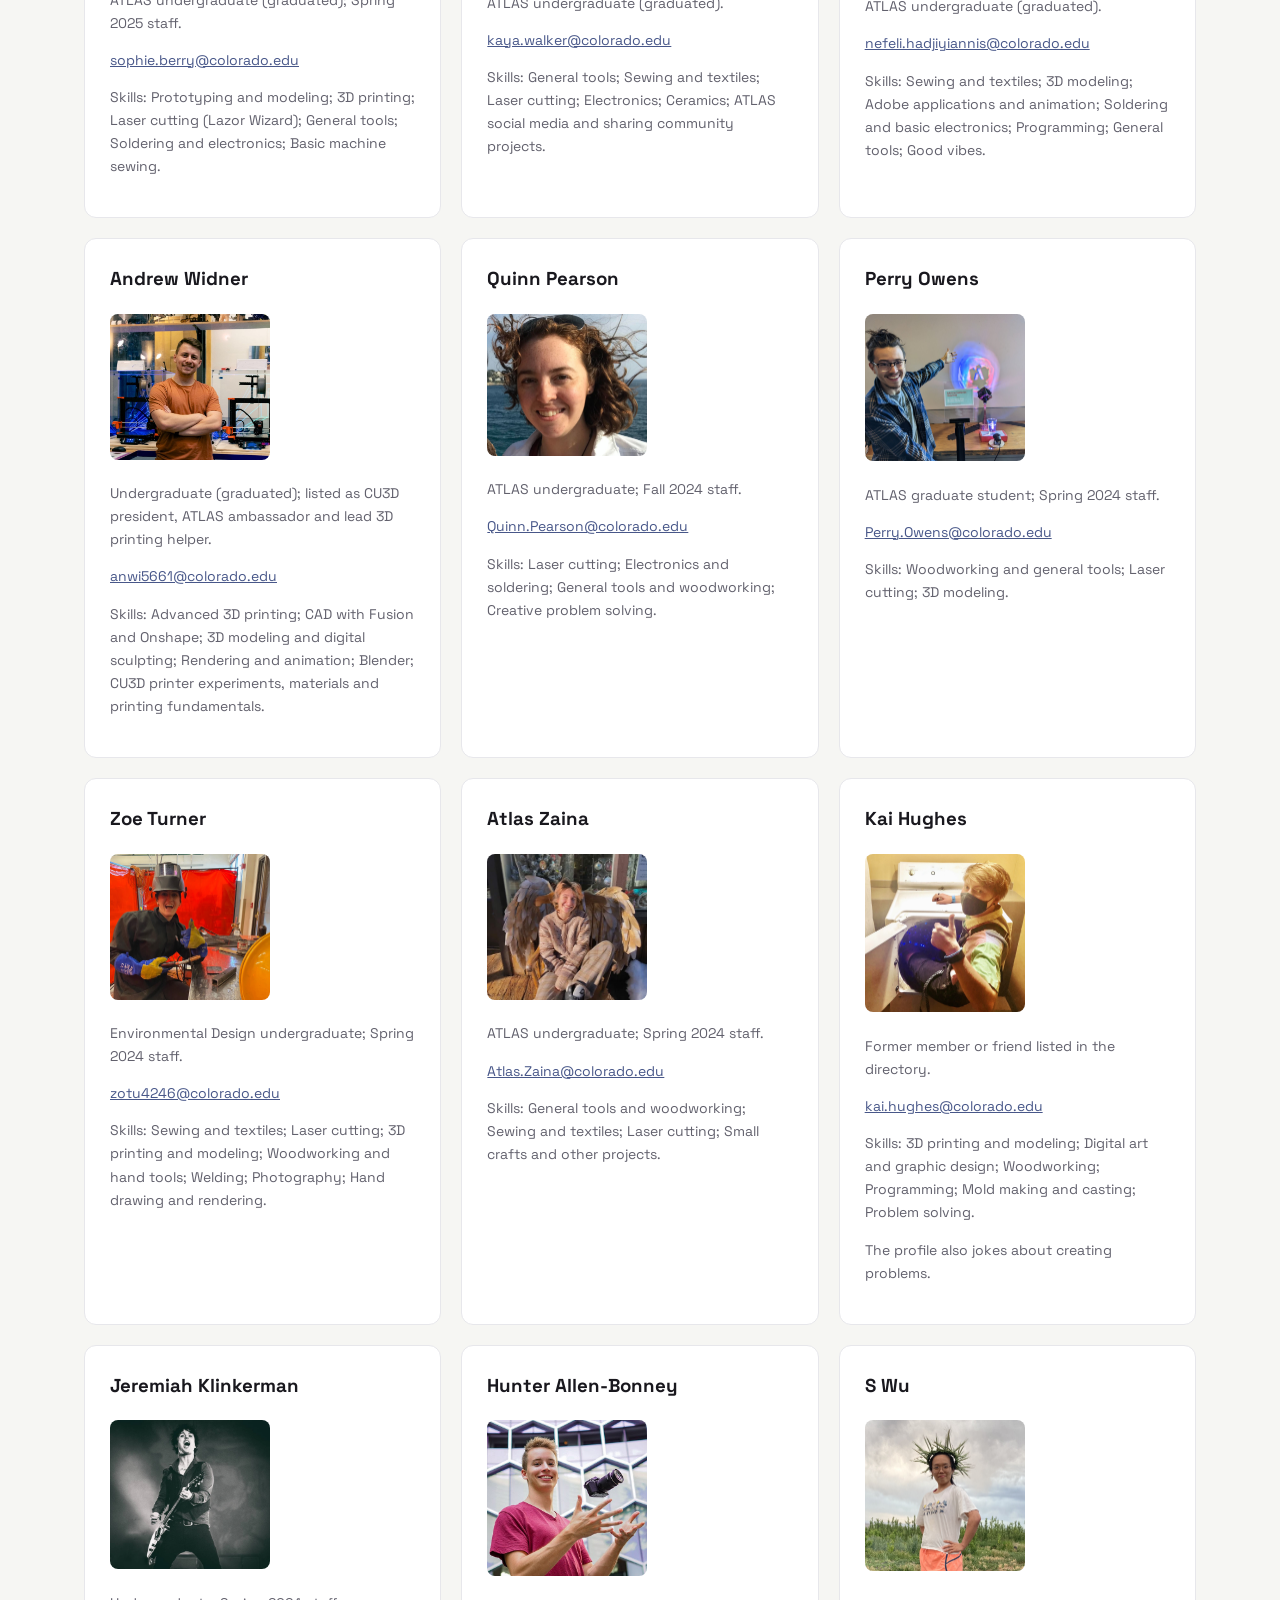
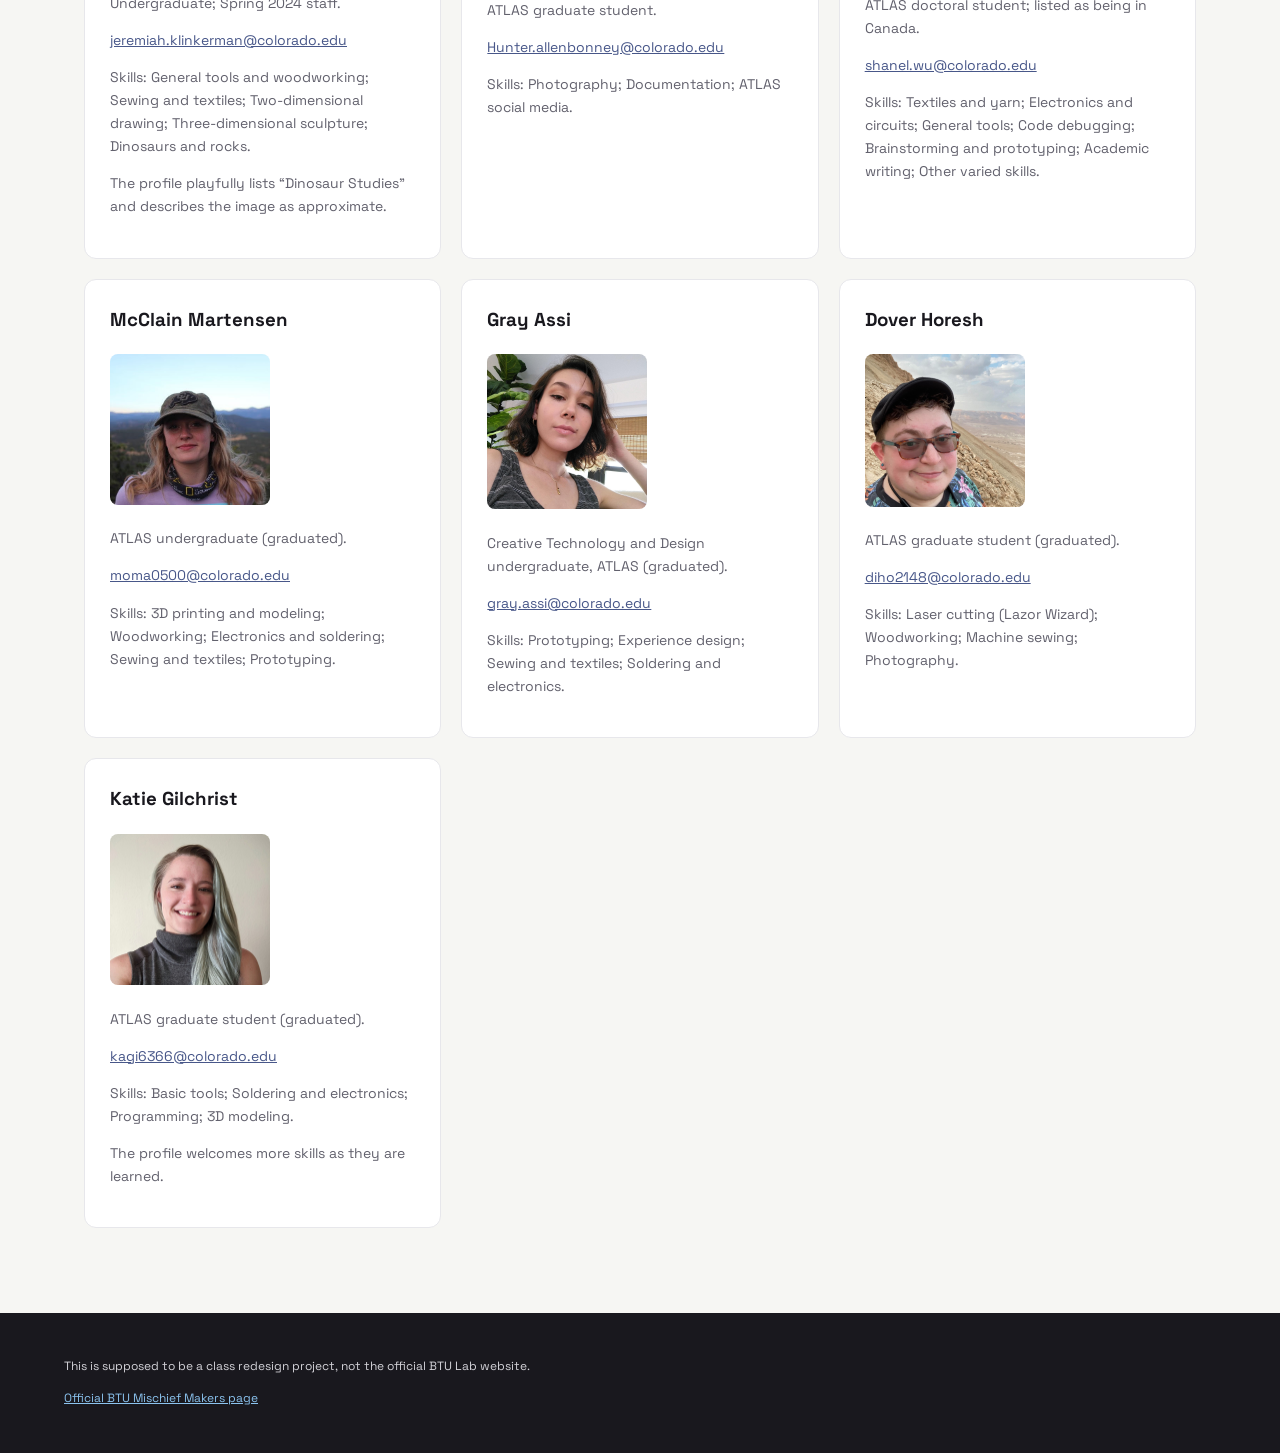
<file: people.html>
<!doctype html>
<html lang="en">
    <link href="https://fonts.googleapis.com/css2?family=Space+Grotesk:wght@400;500;600;700&amp;family=Roboto+Mono:wght@400;500&amp;display=swap" rel="stylesheet">
<link rel="stylesheet" href="index.css">
<link rel="stylesheet" href="people.css">
<head>
    <meta charset="utf-8">
    <meta name="viewport" content="width=device-width, initial-scale=1">
    <title>Mischief Makers | BTU Lab Redesign</title>
    
</head>
<body>
   <header>
    <a class="brand" href="index.html">
    <img src="images/btu-logo.jpg" alt="BTU Lab home">
</a>
    <nav aria-label="Primary navigation">
        <ul>
    <li><a href="index.html">Home</a></li>
    <li><a href="access.html">Access &amp; Calendar</a></li>
    <li><a href="making.html">Tools &amp; Making</a></li>
    <li><a href="people.html" aria-current="page">Mischief Makers</a></li>
    <li><a href="community.html">Rules &amp; Community</a></li>
    <li><a href="faculty.html">Faculty</a></li>
</ul>
    </nav>
</header>

  <main class="content-wrap">
        <h1>BTU Mischief Makers</h1>
        <p>Contact a Mischief Maker for help with a project.
            Email Zack Weaver if you want to share your skills and join the team.</p>

        <section>
            <h2>Lab director</h2>
            <article>
                <h3>Zack Weaver</h3>
                <img src="images/zack-weaver.jpg" alt="BTU profile image for Zack Weaver" width="160">
                <p>BTU Lab director; ATLAS assistant teaching professor.</p>
                <p><a href="mailto:zack.weaver@colorado.edu">zack.weaver@colorado.edu</a></p>
                <p>Skills: General tools; Woodworking; Sewing and textiles; Electronics; Laser cutting (Lazor Wizard); 3D printing; Shaper CNC.</p>
                <p>Can also help with other making skills.</p>
            </article>
        </section>

        <section>
            <h2>Spring 2026 staff</h2>
            <article>
                <h3>Bella Consentino</h3>
                <img src="images/bella-consentino.jpg" alt="BTU profile image for Bella Consentino" width="160">
                <p>ATLAS undergraduate; staff.</p>
                <p><a href="mailto:Bella.Consentino@colorado.edu">Bella.Consentino@colorado.edu</a></p>
                <p>Skills: Woodworking and general tools; Electronics and soldering; Laser cutting (Lazor Wizard); Sewing; 3D printing and SketchUp modeling; Most Adobe applications; Programming: C++, Python, JavaScript, Godot and more; Fashion and personal style.</p>
            </article>
            <article>
                <h3>Keturah Dunn</h3>
                <img src="images/keturah-dunn.jpg" alt="BTU profile image for Keturah Dunn" width="160">
                <p>ATLAS undergraduate; staff; CU3D president; lead 3D printing helper.</p>
                <p><a href="mailto:kedu1409@colorado.edu">kedu1409@colorado.edu</a></p>
                <p>Skills: 3D printing, including multiple colors; 3D modeling; Basic sewing.</p>
                <p><a href="https://www.instagram.com/cu3dboulder/">CU3D on Instagram</a></p>
            </article>
            <article>
                <h3>Vani Chhay</h3>
                <img src="images/vani-chhay.png" alt="BTU profile image for Vani Chhay" width="160">
                <p>ATLAS undergraduate; staff.</p>
                <p><a href="mailto:Vanica.Chhay@colorado.edu">Vanica.Chhay@colorado.edu</a></p>
                <p>Skills: General tools; Electronics and circuits; Design and prototyping; 3D printing; Soldering; Programming: Arduino/C++, Processing, JavaScript and Python; Overwatch.</p>
            </article>
            <article>
                <h3>Terri Hughes</h3>
                <img src="images/terri-hughes.jpg" alt="BTU profile image for Terri Hughes" width="160">
                <p>CMCI undergraduate; staff.</p>
                <p><a href="mailto:Terri.Hughes@colorado.edu">Terri.Hughes@colorado.edu</a></p>
                <p>Skills: General and woodworking tools; Hand and machine sewing; Fabric dyeing; Autodesk Inventor modeling; 3D printing; Chains, jewelry, spikes and studs; Soldering.</p>
                <p>Kai Hughes&#x27;s sister. The profile also jokes about telling people what they want to hear.</p>
            </article>
            <article>
                <h3>Leo Heuring</h3>
                <img src="images/leo-heuring.jpg" alt="BTU profile image for Leo Heuring" width="160">
                <p>ATLAS undergraduate.</p>
                <p><a href="mailto:Leo.Heuring@colorado.edu">Leo.Heuring@colorado.edu</a></p>
                <p>Skills: 3D printing, including experiments with CU3D printers; 3D modeling and SolidWorks CAD; Electronics and soldering; Basic circuit-board design and assembly; Python and Arduino programming; Fabrication.</p>
            </article>
            <article>
                <h3>Sage Morgan-LaRosa</h3>
                <img src="images/sage-morgan-larosa.jpg" alt="BTU profile image for Sage Morgan-LaRosa" width="160">
                <p>ATLAS undergraduate.</p>
                <p><a href="mailto:sage.morgan-larosa@colorado.edu">sage.morgan-larosa@colorado.edu</a></p>
                <p>Skills: 3D modeling with Blender and SketchUp; 3D printing; C++, Java, Python, TypeScript and CSS; General electronics and tools; Nerd culture.</p>
            </article>
        </section>

        <section>
            <h2>Former members and friends</h2>
            <article>
                <h3>Danny Rankin</h3>
                <img src="images/danny-rankin.jpg" alt="BTU profile image for Danny Rankin" width="160">
                <p>Whaaat!? Lab director; ATLAS assistant teaching professor.</p>
                <p><a href="mailto:danny.rankin@colorado.edu">danny.rankin@colorado.edu</a></p>
                <p>Skills: Woodworking and shop skills; Laser cutting (Lazor Wizard); Installation design; Custom game controllers.</p>
            </article>
            <article>
                <h3>Jacob Le Mons</h3>
                <img src="images/jacob-le-mons.jpg" alt="BTU profile image for Jacob Le Mons" width="160">
                <p>ATLAS undergraduate.</p>
                <p><a href="mailto:jacob.lemons@colorado.edu">jacob.lemons@colorado.edu</a></p>
                <p>Skills: Design, prototyping and documentation; General tools and lasers; Onshape and SketchUp modeling; 3D printing; Electronics and soldering; Woodworking and basic metalworking; Basic sewing and weaving; Sketching and graphic design; C++, Python, HTML, CSS and JavaScript; Parkour, skateboarding and conversational Japanese.</p>
            </article>
            <article>
                <h3>Pete Burke</h3>
                <img src="images/pete-burke.png" alt="BTU profile image for Pete Burke" width="160">
                <p>ATLAS undergraduate.</p>
                <p><a href="mailto:peter.burke-1@colorado.edu">peter.burke-1@colorado.edu</a></p>
                <p>Skills: SketchUp and Blender modeling; 3D printing; Woodworking, general tools and power tools; Adobe applications; Electronics; Project documentation; C++ and JavaScript; Dungeons &amp; Dragons.</p>
            </article>
            <article>
                <h3>Elly Jensen</h3>
                <img src="images/elly-jensen.jpg" alt="BTU profile image for Elly Jensen" width="160">
                <p>ATLAS undergraduate.</p>
                <p><a href="mailto:ellyse.jensen@colorado.edu">ellyse.jensen@colorado.edu</a></p>
                <p>Skills: Sewing; Adobe applications; Laser cutting (Lazor Wizard); 3D printing; General tools.</p>
            </article>
            <article>
                <h3>Krithik Ranjan</h3>
                <img src="images/krithik-ranjan.jpg" alt="BTU profile image for Krithik Ranjan" width="160">
                <p>ATLAS doctoral student.</p>
                <p><a href="mailto:Krithik.Ranjan@colorado.edu">Krithik.Ranjan@colorado.edu</a></p>
                <p>Skills: Electronics and soldering; Oscilloscopes and other electrical tools; Circuit-board design and assembly.</p>
                <p>The profile gives the oscilloscope a playful, all-knowing nickname.</p>
            </article>
            <article>
                <h3>Paul Bailey</h3>
                <img src="images/paul-bailey.jpg" alt="Paul Bailey on the left in the BTU profile image" width="160">
                <p>ATLAS graduate student.</p>
                <p><a href="mailto:geba2669@colorado.edu">geba2669@colorado.edu</a></p>
                <p>Skills: Laser cutting (Lazor Wizard); 3D printing support; Geographic information systems (GIS); CorelDRAW; Kinetic sculpture racing; Human-powered art vehicles.</p>
                <p>Pictured on the left. The profile playfully mentions dawn laser cutting and midnight print checks.</p>
            </article>
            <article>
                <h3>Sena Uctuk</h3>
                <img src="images/sena-uctuk.jpg" alt="BTU profile image for Sena Uctuk" width="160">
                <p>ATLAS and computer science undergraduate (graduated).</p>
                <p><a href="mailto:sena.uctuk@colorado.edu">sena.uctuk@colorado.edu</a></p>
                <p>Skills: Prototyping and modeling; 3D printing; Laser cutting (Lazor Wizard); Acrylic, metal and wood fabrication; Soldering and electronics; Basic machine sewing; C++, JavaScript, Python and web development.</p>
                <p><a href="https://www.linkedin.com/in/suctuk/">Sena Uctuk on LinkedIn</a></p>
            </article>
            <article>
                <h3>Arjun Ramachandran</h3>
                <img src="images/arjun-ramachandran.jpg" alt="BTU profile image for Arjun Ramachandran" width="160">
                <p>ATLAS graduate student.</p>
                <p><a href="mailto:arjun.ramachandran@colorado.edu">arjun.ramachandran@colorado.edu</a></p>
                <p>Skills: General tools; Electronics and circuits; Drawing and sketching; Rapid prototyping and fabrication; Robotics.</p>
            </article>
            <article>
                <h3>Bart Baker</h3>
                <img src="images/bart-baker.jpg" alt="BTU profile image for Bart Baker" width="160">
                <p>ATLAS undergraduate (graduated).</p>
                <p><a href="mailto:bartholomew.baker@colorado.edu">bartholomew.baker@colorado.edu</a></p>
                <p>Skills: Woodworking and fabrication; Laser cutting; Soldering; Speakers; Graphic design with Illustrator and InDesign; Music.</p>
            </article>
            <article>
                <h3>Xin Wen</h3>
                <img src="images/xin-wen.jpg" alt="BTU profile image for Xin Wen" width="160">
                <p>ATLAS doctoral student.</p>
                <p><a href="mailto:xin.wen@colorado.edu">xin.wen@colorado.edu</a></p>
                <p>Skills: Sewing and textiles; Electronics; Laser cutting (Lazor Wizard); 3D printing; Programming.</p>
                <p>The profile notes printing experience elsewhere, with BTU printer training still needed.</p>
            </article>
            <article>
                <h3>Ashley Stafford</h3>
                <img src="images/ashley-stafford.jpg" alt="BTU profile image for Ashley Stafford" width="160">
                <p>ATLAS undergraduate (graduated); Spring 2025 staff.</p>
                <p><a href="mailto:Ashley.Stafford@colorado.edu">Ashley.Stafford@colorado.edu</a></p>
                <p>Skills: General tools; Laser cutting (Lazor Wizard); Sewing; 3D printing; Basic electronics.</p>
                <p>The profile also lists “The Horrors.”</p>
            </article>
            <article>
                <h3>Kai Adamchak</h3>
                <img src="images/kai-adamchak.jpg" alt="BTU profile image for Kai Adamchak" width="160">
                <p>ATLAS undergraduate (graduated).</p>
                <p><a href="mailto:kai.adamchack@colorado.edu">kai.adamchack@colorado.edu</a></p>
                <p>Skills: 3D modeling; Adobe applications; Procreate and digital art; Prototyping; Other art projects.</p>
            </article>
            <article>
                <h3>Sophie Berry</h3>
                <img src="images/sophie-berry.jpg" alt="BTU profile image for Sophie Berry" width="160">
                <p>ATLAS undergraduate (graduated); Spring 2025 staff.</p>
                <p><a href="mailto:sophie.berry@colorado.edu">sophie.berry@colorado.edu</a></p>
                <p>Skills: Prototyping and modeling; 3D printing; Laser cutting (Lazor Wizard); General tools; Soldering and electronics; Basic machine sewing.</p>
            </article>
            <article>
                <h3>Kaya Walker</h3>
                <img src="images/kaya-walker.jpg" alt="BTU profile image for Kaya Walker" width="160">
                <p>ATLAS undergraduate (graduated).</p>
                <p><a href="mailto:kaya.walker@colorado.edu">kaya.walker@colorado.edu</a></p>
                <p>Skills: General tools; Sewing and textiles; Laser cutting; Electronics; Ceramics; ATLAS social media and sharing community projects.</p>
            </article>
            <article>
                <h3>Nefeli Hadjiyiannis</h3>
                <img src="images/nefeli-hadjiyiannis.jpg" alt="BTU profile image for Nefeli Hadjiyiannis" width="160">
                <p>ATLAS undergraduate (graduated).</p>
                <p><a href="mailto:nefeli.hadjiyiannis@colorado.edu">nefeli.hadjiyiannis@colorado.edu</a></p>
                <p>Skills: Sewing and textiles; 3D modeling; Adobe applications and animation; Soldering and basic electronics; Programming; General tools; Good vibes.</p>
            </article>
            <article>
                <h3>Andrew Widner</h3>
                <img src="images/andrew-widner.jpg" alt="BTU profile image for Andrew Widner" width="160">
                <p>Undergraduate (graduated); listed as CU3D president, ATLAS ambassador and lead 3D printing helper.</p>
                <p><a href="mailto:anwi5661@colorado.edu">anwi5661@colorado.edu</a></p>
                <p>Skills: Advanced 3D printing; CAD with Fusion and Onshape; 3D modeling and digital sculpting; Rendering and animation; Blender; CU3D printer experiments, materials and printing fundamentals.</p>
            </article>
            <article>
                <h3>Quinn Pearson</h3>
                <img src="images/quinn-pearson.jpg" alt="BTU profile image for Quinn Pearson" width="160">
                <p>ATLAS undergraduate; Fall 2024 staff.</p>
                <p><a href="mailto:Quinn.Pearson@colorado.edu">Quinn.Pearson@colorado.edu</a></p>
                <p>Skills: Laser cutting; Electronics and soldering; General tools and woodworking; Creative problem solving.</p>
            </article>
            <article>
                <h3>Perry Owens</h3>
                <img src="images/perry-owens.jpg" alt="BTU profile image for Perry Owens" width="160">
                <p>ATLAS graduate student; Spring 2024 staff.</p>
                <p><a href="mailto:Perry.Owens@colorado.edu">Perry.Owens@colorado.edu</a></p>
                <p>Skills: Woodworking and general tools; Laser cutting; 3D modeling.</p>
            </article>
            <article>
                <h3>Zoe Turner</h3>
                <img src="images/zoe-turner.jpg" alt="BTU profile image for Zoe Turner" width="160">
                <p>Environmental Design undergraduate; Spring 2024 staff.</p>
                <p><a href="mailto:zotu4246@colorado.edu">zotu4246@colorado.edu</a></p>
                <p>Skills: Sewing and textiles; Laser cutting; 3D printing and modeling; Woodworking and hand tools; Welding; Photography; Hand drawing and rendering.</p>
            </article>
            <article>
                <h3>Atlas Zaina</h3>
                <img src="images/atlas-zaina.jpg" alt="BTU profile image for Atlas Zaina" width="160">
                <p>ATLAS undergraduate; Spring 2024 staff.</p>
                <p><a href="mailto:Atlas.Zaina@colorado.edu">Atlas.Zaina@colorado.edu</a></p>
                <p>Skills: General tools and woodworking; Sewing and textiles; Laser cutting; Small crafts and other projects.</p>
            </article>
            <article>
                <h3>Kai Hughes</h3>
                <img src="images/kai-hughes.jpg" alt="BTU profile image for Kai Hughes" width="160">
                <p>Former member or friend listed in the directory.</p>
                <p><a href="mailto:kai.hughes@colorado.edu">kai.hughes@colorado.edu</a></p>
                <p>Skills: 3D printing and modeling; Digital art and graphic design; Woodworking; Programming; Mold making and casting; Problem solving.</p>
                <p>The profile also jokes about creating problems.</p>
            </article>
            <article>
                <h3>Jeremiah Klinkerman</h3>
                <img src="images/jeremiah-klinkerman.jpg" alt="Approximate profile image representing Jeremiah Klinkerman" width="160">
                <p>Undergraduate; Spring 2024 staff.</p>
                <p><a href="mailto:jeremiah.klinkerman@colorado.edu">jeremiah.klinkerman@colorado.edu</a></p>
                <p>Skills: General tools and woodworking; Sewing and textiles; Two-dimensional drawing; Three-dimensional sculpture; Dinosaurs and rocks.</p>
                <p>The profile playfully lists “Dinosaur Studies” and describes the image as approximate.</p>
            </article>
            <article>
                <h3>Hunter Allen-Bonney</h3>
                <img src="images/hunter-allen-bonney.jpg" alt="BTU profile image for Hunter Allen-Bonney" width="160">
                <p>ATLAS graduate student.</p>
                <p><a href="mailto:Hunter.allenbonney@colorado.edu">Hunter.allenbonney@colorado.edu</a></p>
                <p>Skills: Photography; Documentation; ATLAS social media.</p>
            </article>
            <article>
                <h3>S Wu</h3>
                <img src="images/s-wu.jpg" alt="BTU profile image for S Wu" width="160">
                <p>ATLAS doctoral student; listed as being in Canada.</p>
                <p><a href="mailto:shanel.wu@colorado.edu">shanel.wu@colorado.edu</a></p>
                <p>Skills: Textiles and yarn; Electronics and circuits; General tools; Code debugging; Brainstorming and prototyping; Academic writing; Other varied skills.</p>
            </article>
            <article>
                <h3>McClain Martensen</h3>
                <img src="images/mcclain-martensen.jpg" alt="BTU profile image for McClain Martensen" width="160">
                <p>ATLAS undergraduate (graduated).</p>
                <p><a href="mailto:moma0500@colorado.edu">moma0500@colorado.edu</a></p>
                <p>Skills: 3D printing and modeling; Woodworking; Electronics and soldering; Sewing and textiles; Prototyping.</p>
            </article>
            <article>
                <h3>Gray Assi</h3>
                <img src="images/gray-assi.jpg" alt="BTU profile image for Gray Assi" width="160">
                <p>Creative Technology and Design undergraduate, ATLAS (graduated).</p>
                <p><a href="mailto:gray.assi@colorado.edu">gray.assi@colorado.edu</a></p>
                <p>Skills: Prototyping; Experience design; Sewing and textiles; Soldering and electronics.</p>
            </article>
            <article>
                <h3>Dover Horesh</h3>
                <img src="images/dover-horesh.jpg" alt="BTU profile image for Dover Horesh" width="160">
                <p>ATLAS graduate student (graduated).</p>
                <p><a href="mailto:diho2148@colorado.edu">diho2148@colorado.edu</a></p>
                <p>Skills: Laser cutting (Lazor Wizard); Woodworking; Machine sewing; Photography.</p>
            </article>
            <article>
                <h3>Katie Gilchrist</h3>
                <img src="images/katie-gilchrist.jpg" alt="BTU profile image for Katie Gilchrist" width="160">
                <p>ATLAS graduate student (graduated).</p>
                <p><a href="mailto:kagi6366@colorado.edu">kagi6366@colorado.edu</a></p>
                <p>Skills: Basic tools; Soldering and electronics; Programming; 3D modeling.</p>
                <p>The profile welcomes more skills as they are learned.</p>
            </article>
        </section>

</main>

    <footer>
        <p>This is supposed to be a class redesign project, not the official BTU Lab website.</p>
        <p><a href="https://sites.google.com/view/btu-lab/btu-mischief-makers">Official BTU Mischief Makers page</a></p>
    </footer>
</body>
</html>
</file>
<file: index.css>
:root {
    --color-primary: #19181e;
    --color-secondary: #5e6aa2;
    --color-accent: #8bc3ef;
    --color-neutral: #635c63;
    --color-highlight: #fce307;
    --bg: #f6f6f3;
    --ink: #19181e;
    --muted: #666674;
    --font-primary: 'Space Grotesk',sans-serif;
    --font-secondary: 'Roboto Mono',monospace;
    --radius-md: 12px;
    --spacing-md: 1rem;
    --spacing-xl: 2rem;
}

* {
    box-sizing: border-box;
}

html {
    scroll-behavior: smooth;
}

body {
    margin: 0;
    background:var(--bg);
    color:var(--ink);
    font-family:var(--font-primary);
    line-height: 1.65;
}

a {
    color: inherit;
}

a:focus-visible {
    outline: 3px solid var(--color-secondary);
    outline-offset: 4px;
}

header {
    background: #fff;
    display: flex;
    justify-content: space-between;
    align-items: center;
    gap: 2rem;
    padding: 16px max(5%,calc((100vw - 1240px)/2));
    border-bottom: 1px solid #e9e9e9;
}

.brand {
    margin: 0;
    color:var(--color-primary);
    font-family:var(--font-primary);
    font-size: 2rem;
    font-weight: 700;
    letter-spacing: 2px;
    line-height: 1.2;
    white-space: nowrap;
}

nav ul {
    list-style: none;
    display: flex;
    gap:clamp(12px,2vw,27px);
    flex-wrap: wrap;
    padding: 0;
    margin: 0;
}

nav a {
    text-decoration: none;
    font-size: 12px;
    font-weight: 700;
    color: #55535e;
    transition:color .2s;
}

nav a:hover,nav a[aria-current] {
    color:var(--color-secondary);
}

nav a[aria-current] {
    border-bottom: 2px solid var(--color-secondary);
    padding-bottom: 6px;
}

.hero {
    background:var(--color-primary);
    color: #fff;
    min-height: 590px;
    display: grid;
    grid-template-columns: 1.15fr .85fr;
    overflow: hidden;
}

.hero-content {
    padding: 75px max(35px,calc((100vw - 1240px)/2)) 75px max(5%,calc((100vw - 1240px)/2));
    position: relative;
    z-index: 1;
}

.eyebrow,.section-kicker {
    font: 11px var(--font-secondary);
    letter-spacing: 2px;
    font-weight: 500;
}

.eyebrow {
    color: #c3c6db;
    display: flex;
    align-items: center;
    gap: 10px;
}

.status-dot {
    width: 8px;
    height: 8px;
    background:var(--color-highlight);
    border-radius: 50%;
    display: inline-block;
}

.hero h1 {
    font-size:clamp(70px,8vw,130px);
    letter-spacing: -.085em;
    line-height: .93;
    margin: 38px 0 26px;
    font-weight: 700;
}

.hero h1 em {
    font-style: normal;
    color:var(--color-highlight);
}

.hero-description {
    max-width: 470px;
    color: #d5d4dc;
    font-size: 17px;
    line-height: 1.7;
}

.hero-actions {
    display: flex;
    flex-wrap: wrap;
    gap: 12px;
    margin-top: 33px;
}

.btn {
    display: inline-flex;
    gap: 25px;
    align-items: center;
    justify-content: space-between;
    padding: 14px 20px;
    border-radius: 5px;
    font: 700 11px var(--font-secondary);
    letter-spacing: .5px;
    text-decoration: none;
    transition:transform .2s,background .2s;
}

.btn:hover {
    transform: translateY(-3px);
}

.btn-primary {
    background:var(--color-highlight);
    color:var(--ink);
}

.btn-outline {
    border: 1px solid #777581;
    color: white;
}

.btn-outline:hover {
    background: #34323d;
}

.hero-art {
    position: relative;
    min-height: 480px;
    background:radial-gradient(circle at 50% 45%,#464968 0%,#292a39 42%,#19181e 75%);
    display: grid;
    place-items: center;
    overflow: hidden;
}

.orbit {
    position: absolute;
    border: 1px solid rgba(139,195,239,.3);
    border-radius: 50%;
    width: 75%;
    aspect-ratio: 1;
    transform:rotate(-25deg) scaleX(1.25);
}

.orbit-two {
    transform:rotate(40deg) scaleX(.7);
    border-color:rgba(252,227,7,.4);
}

.art-star {
    font-size:clamp(200px,28vw,460px);
    line-height: 1;
    color:var(--color-accent);
    text-shadow: 25px 25px 0 rgba(94,106,162,.45);
    transform:rotate(-12deg);
}

.art-label {
    position: absolute;
    bottom: 28px;
    right: 30px;
    color: #d4d4df;
    font: 10px var(--font-secondary);
    letter-spacing: 2px;
}

.content-wrap {
    max-width: 1240px;
    margin: 0 auto;
    padding: 70px 5% 85px;
}

.section-kicker {
    color:var(--color-secondary);
    margin: 0 0 15px;
}

.intro-section {
    display: grid;
    grid-template-columns: 1fr 1fr;
    align-items: start;
    gap: 50px;
    border-bottom: 1px solid #dedee2;
    padding-bottom: 50px;
}

.intro-section h2 {
    font-size:clamp(32px,4vw,55px);
    letter-spacing: -.05em;
    line-height: 1.13;
    margin: 0;
}

.intro-section p {
    font-size: 17px;
    color: #575664;
    margin: 5px 0;
}

.info-grid {
    display: grid;
    grid-template-columns:repeat(3,1fr);
    gap: 20px;
    margin-top: 28px;
}

.info-card {
    background: #fff;
    border: 1px solid #e7e7eb;
    border-radius:var(--radius-md);
    padding: 30px;
    box-shadow: 0 8px 25px rgba(20,20,30,.025);
    transition:transform .2s,box-shadow .2s;
}

.info-card:hover {
    transform: translateY(-4px);
    box-shadow: 0 12px 30px rgba(20,20,30,.08);
}

.info-card:before {
    color:var(--color-secondary);
    font-size: 25px;
    display: block;
    margin-bottom: 24px;
}

.info-card h2 {
    font-size: 23px;
    letter-spacing: -.04em;
    line-height: 1.2;
    margin: 0 0 14px;
}

.info-card p,.info-card address {
    color: #62616d;
    font-size: 14px;
    line-height: 1.8;
    font-style: normal;
}

.info-card a {
    color: #485789;
    font-weight: 700;
    text-underline-offset: 3px;
}

.materials-card {
    margin-top: 22px;
    padding: 28px 34px;
    background: #e8edf7;
    border-left: 5px solid var(--color-secondary);
    border-radius: 8px;
}

.materials-card h2 {
    font-size: 22px;
    margin: 0 0 8px;
}

.materials-card p {
    color: #494b5a;
    max-width: 950px;
    margin: 0;
}

footer {
    background:var(--color-primary);
    color: #d3d2d8;
    padding: 32px max(5%,calc((100vw - 1240px)/2));
    font-size: 12px;
}

footer p {
    max-width: 900px;
}

footer a {
    color:var(--color-accent);
}

@media(max-width:900px) {
    header {
        flex-direction: column;
        align-items: flex-start;
    }
    .hero {
        grid-template-columns: 1fr;
    }
    .hero-content {
        padding: 65px 6%;
    }
    .hero-art {
        min-height: 280px;
    }
    .art-star {
        font-size: 240px;
    }
    .intro-section {
        grid-template-columns: 1fr;
        gap: 14px;
    }
    .info-grid {
        grid-template-columns: 1fr 1fr;
    }
}

@media(max-width:600px) {
    header {
        padding: 20px 5%;
    }
    nav ul {
        gap: 10px 18px;
    }
    .hero-content {
        padding: 55px 6%;
    }
    .hero h1 {
        font-size:clamp(60px,15vw,90px);
    }
    .hero-art {
        min-height: 210px;
    }
    .art-star {
        font-size: 180px;
    }
    .content-wrap {
        padding: 45px 5%;
    }
    .info-grid {
        grid-template-columns: 1fr;
    }
    .info-card {
        padding: 25px;
    }
    .materials-card {
        padding: 23px;
    }
}

@media(prefers-reduced-motion:reduce) {
    *,*:before,*:after {
        scroll-behavior: auto!important;
        transition: none!important;
    }
}
.brand img {
    display: block;
    width: 65px;
    height: auto;
}

.hero-art {
    padding: 40px 24px 70px;
}

.hero-logo {
    display: block;
    position: relative;
    z-index: 1;
    width: 70%;
    max-width: 320px;
}

.hero-logo img {
    display: block;
    width: 100%;
    height: auto;
    border-radius: 12px;
}
</file>
<file: access.css>
main h1 {
    font-size: 48px;
    line-height: 1.1;
}

main p {
    color: #62616d;
}

main iframe {
    display: block;
    width: 100%;
    height: 600px;
    margin: 25px 0;
    background: white;
    border: 1px solid #e7e7eb;
    border-radius: 12px;
}

main a {
    color: #485789;
}
.lab-sections {
    margin-top: 45px;
}

.lab-sections details {
    margin-bottom: 12px;
    background: white;
    border: 1px solid #e7e7eb;
    border-radius: 8px;
}

.lab-sections summary {
    padding: 18px;
    background: #e8edf7;
    border-radius: 8px;
    font-size: 18px;
    font-weight: 700;
    cursor: pointer;
}

.lab-sections summary:hover {
    background: #dce4f4;
}

.lab-sections summary:focus-visible {
    outline: 3px solid #5e6aa2;
    outline-offset: 3px;
}

.lab-sections details[open] summary {
    border-bottom: 1px solid #e7e7eb;
    border-radius: 8px 8px 0 0;
}

.lab-sections .details-content {
    padding: 5px 20px 20px;
    overflow-wrap: anywhere;
}
</file>
<file: community.css>
main h1 {
    font-size: 48px;
    line-height: 1.1;
}

main section {
    display: grid;
    grid-template-columns: repeat(3, 1fr);
    gap: 20px;
    margin-top: 40px;
}

main section h2 {
    grid-column: 1 / -1;
}

main article {
    background: white;
    border: 1px solid #e7e7eb;
    border-radius: 12px;
    padding: 25px;
    min-width: 0;
}

main article h3 {
    margin-top: 0;
}

main article p {
    color: black;
    font-size: 14px;
    overflow-wrap: anywhere;
}

main article ul, ol{
    color: black;
    font-size: 14px;
    line-height: 1.8;
    font-style: normal;
}

main article img {
    max-width: 100%;
    height: auto;
    border-radius: 8px;
}

main article a {
    color: #485789;
}

@media (max-width: 900px) {
    main section {
        grid-template-columns: repeat(2, 1fr);
    }
}

@media (max-width: 600px) {
    main section {
        grid-template-columns: 1fr;
    }
}
</file>
<file: people.css>
main h1 {
    font-size: 48px;
    line-height: 1.1;
}

main section {
    display: grid;
    grid-template-columns: repeat(3, 1fr);
    gap: 20px;
    margin-top: 40px;
}

main section h2 {
    grid-column: 1 / -1;
}

main article {
    background: white;
    border: 1px solid #e7e7eb;
    border-radius: 12px;
    padding: 25px;
    min-width: 0;
}

main article h3 {
    margin-top: 0;
}

main article p {
    color: #62616d;
    font-size: 14px;
    overflow-wrap: anywhere;
}

main article li {
    color: #62616d;
    font-size: 14px;
    overflow-wrap: anywhere;
}

main article img {
    max-width: 100%;
    height: auto;
    border-radius: 8px;
}

main article a {
    color: #485789;
}

@media (max-width: 900px) {
    main section {
        grid-template-columns: repeat(2, 1fr);
    }
}

@media (max-width: 600px) {
    main section {
        grid-template-columns: 1fr;
    }
}
</file>
